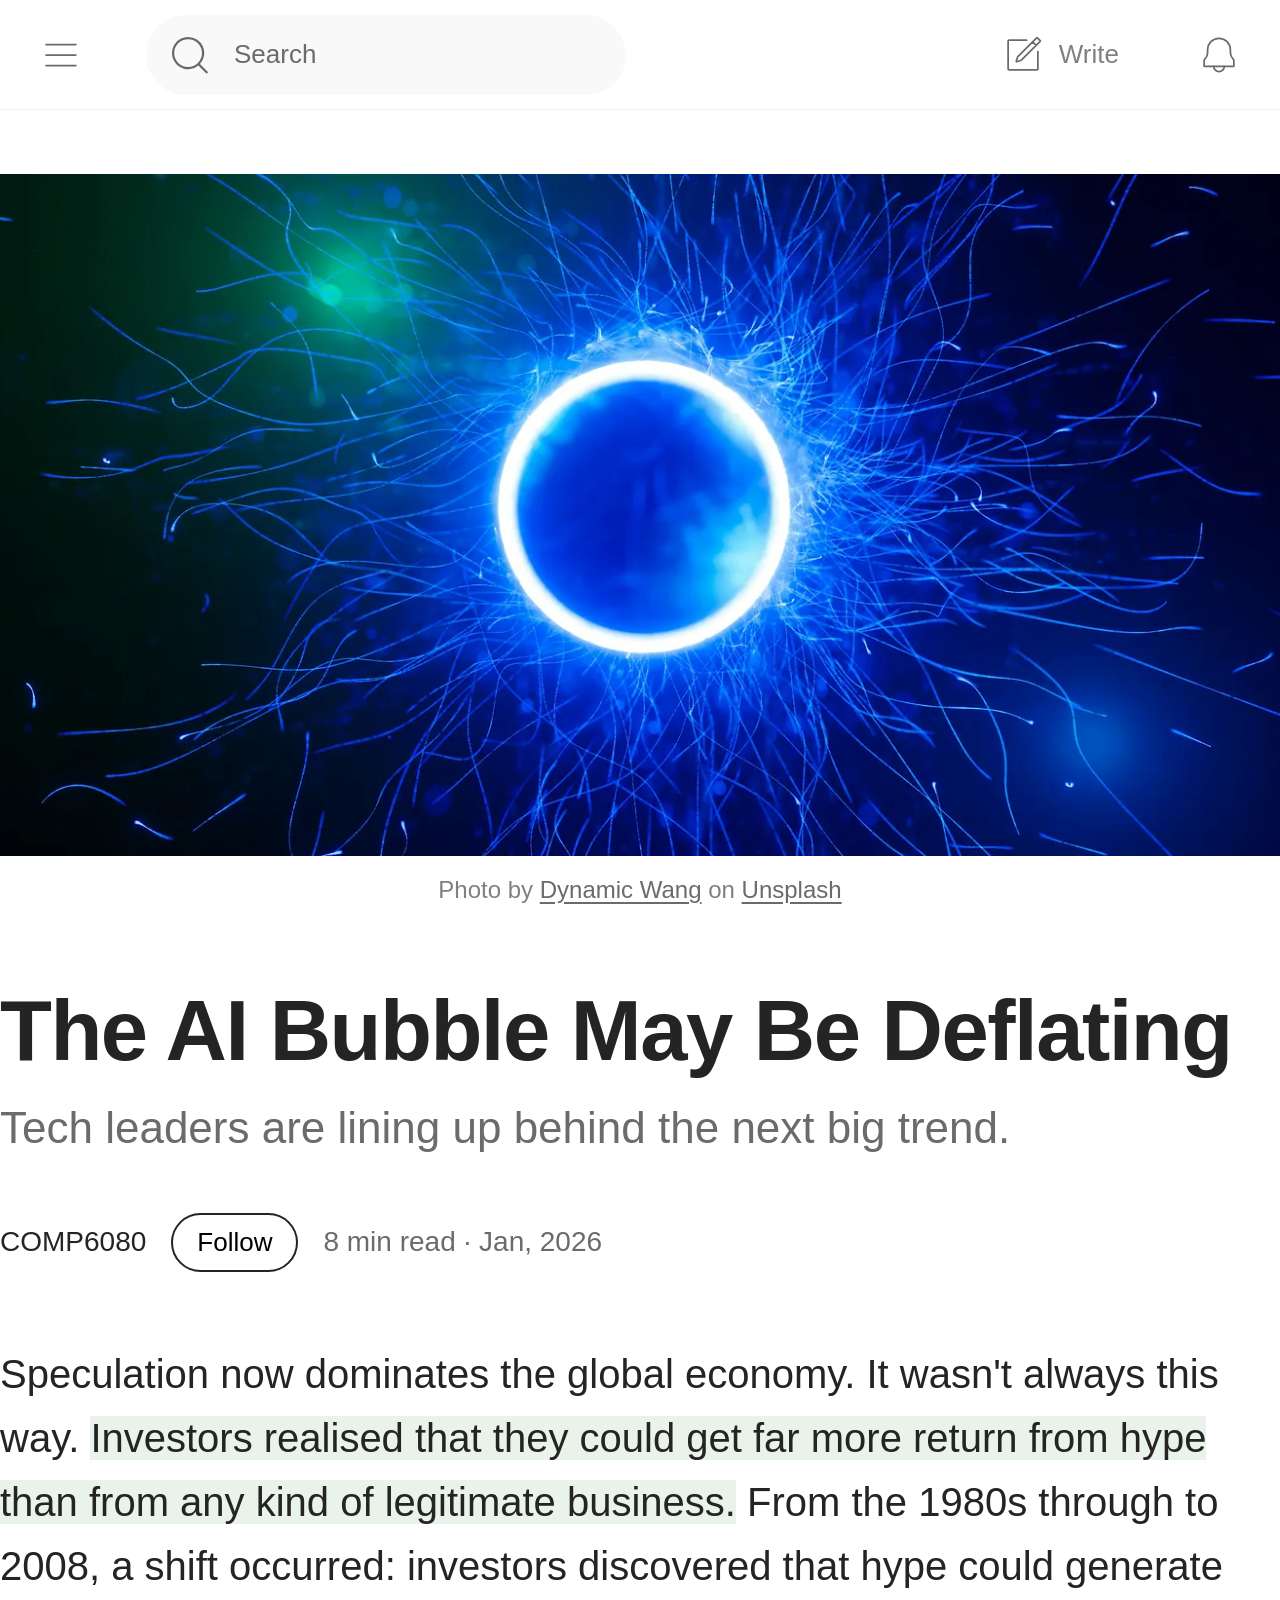
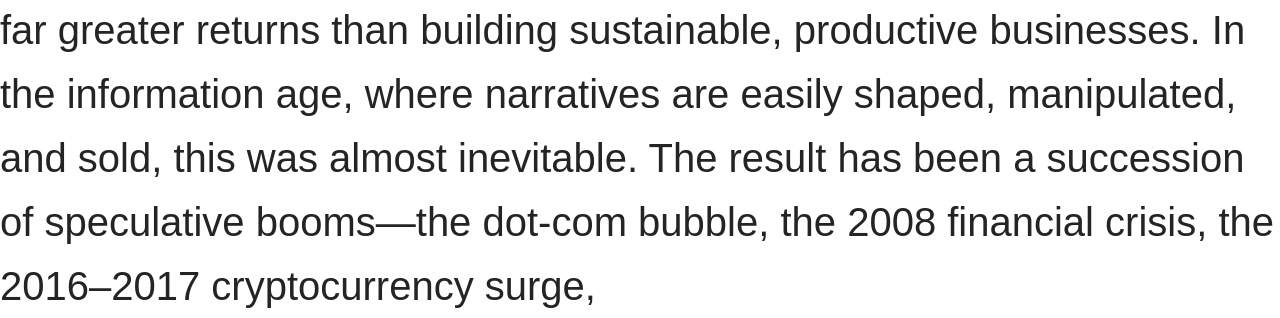
<file: ass1/task1/index.html>
<!DOCTYPE html>
<html>
    <head>
        <meta charset="UTF-8">
        <meta name="viewport" content="width=device-width, initial-scale=1.0">
        <title>task 1</title>
        <link rel="stylesheet" href="index.css">
    </head>
    <body>
        <header>
            <div class="nav-group">
                <button>
                    <img src="./assets/menu.svg" class="nav-svg" alt="menu">
                </button>    
                <div class="search-bar">
                    <button>
                        <img src="./assets/search.svg" class="nav-svg-search" alt="search">
                    </button>
                    <span class="nav-font-search">Search</span>
                </div>
            </div>
            <div class="nav-group">
                <button class="write-button">
                    <img src="./assets/write.svg" class="nav-svg" alt="write">
                    <span class="nav-font-write">Write</span>
                </button>
                <button>
                    <img src="./assets/notifications.svg" class="nav-svg" alt="notifications">
                </button>
            </div>
        </header>

        <main>
            <img src="./assets/header-image.png" class="header-image" alt="header">
            <p class="caption">Photo by <a href="#">Dynamic Wang</a> on <a href="#">Unsplash</a></p>

            <article class="article-container">
                <h1>The AI Bubble May Be Deflating</h1>
                <p class="subtitle">Tech leaders are lining up behind the next big trend.</p>

                <div class="author">
                    <span style="color: #242424;">COMP6080</span>
                    <button class="follow-btn">Follow</button>
                    <span>8 min read · Jan, 2026</span>
                </div>

                <div class="content">
                    <p>Speculation now dominates the global economy. It wasn't always this way. <span class="highlight">Investors realised that they could get far more return from hype than from any kind of legitimate business.</span> From the 1980s through to 2008, a shift occurred: investors discovered that hype could generate far greater returns than building sustainable, productive businesses. In the information age, where narratives are easily shaped, manipulated, and sold, this was almost inevitable. The result has been a succession of speculative booms—the dot-com bubble, the 2008 financial crisis, the 2016–2017 cryptocurrency surge,</p>
                </div>
            </article>
        </main>
    </body>
</html>
</file>
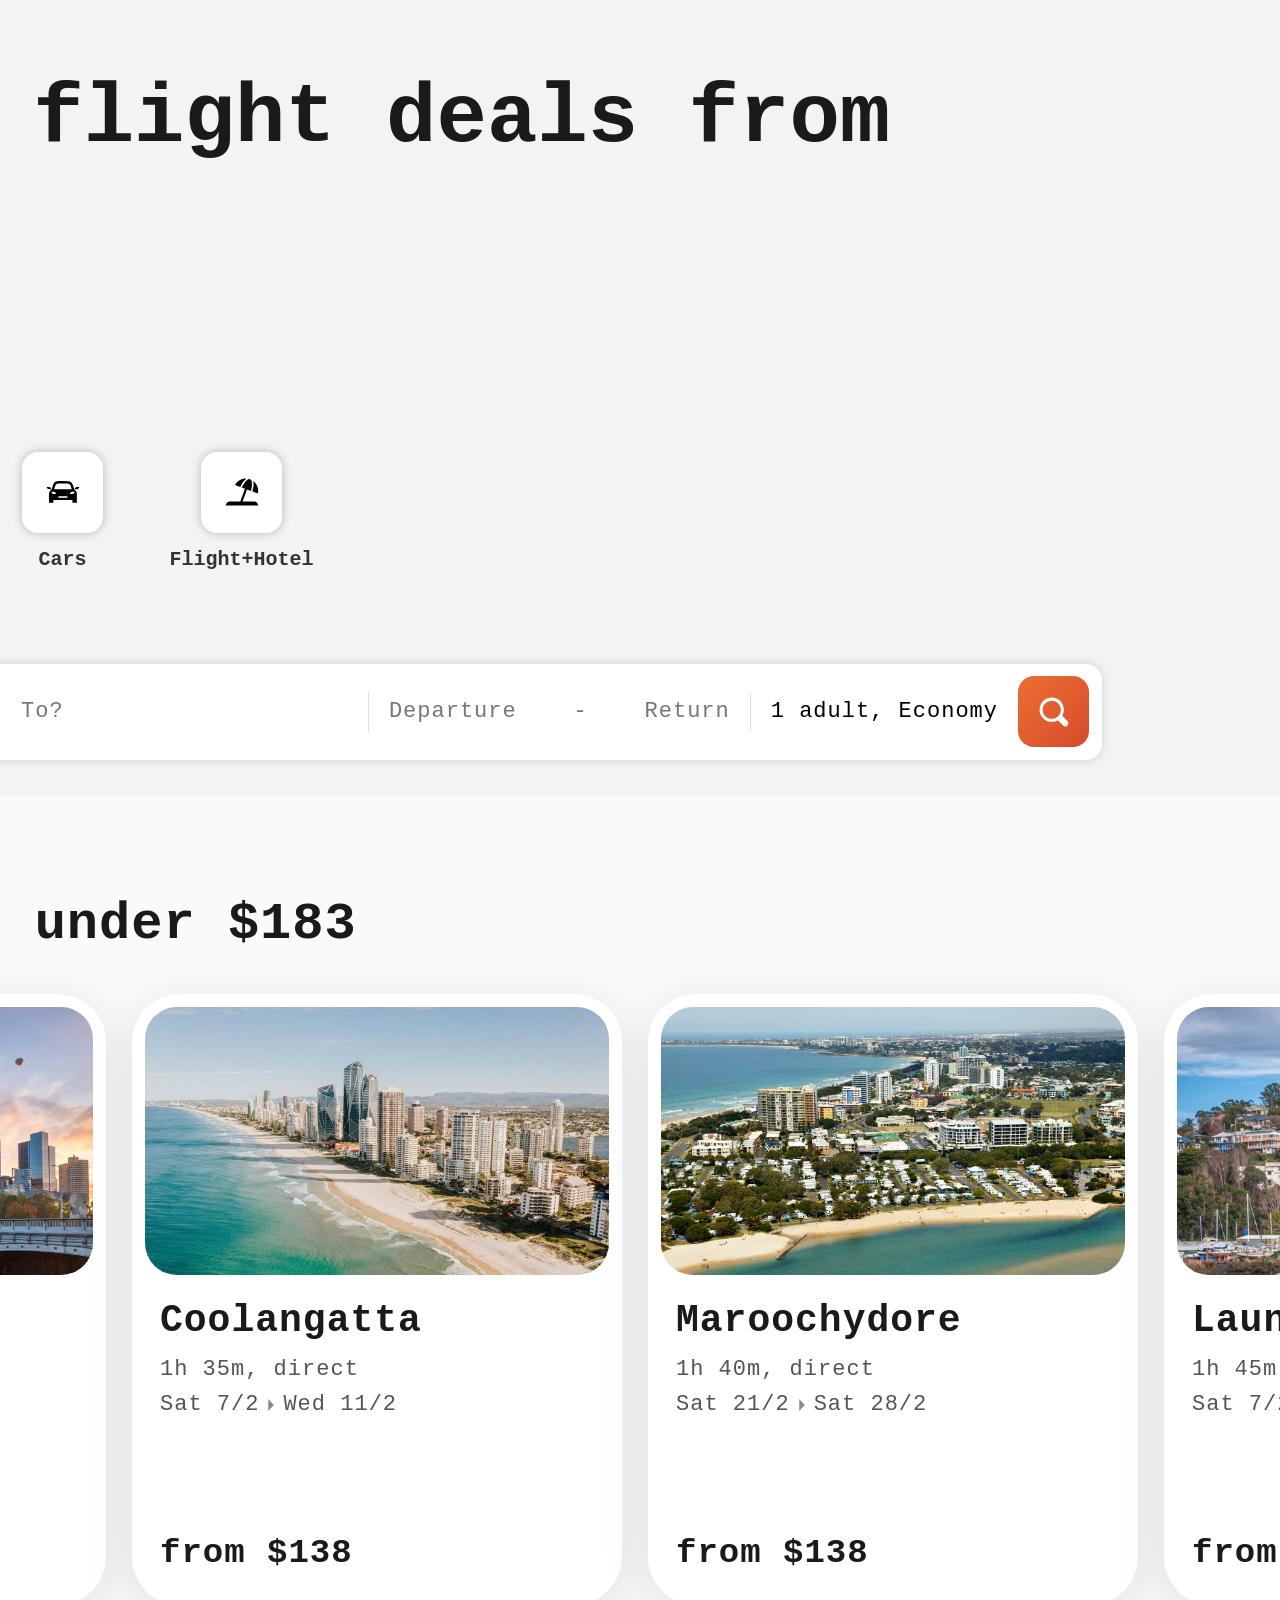
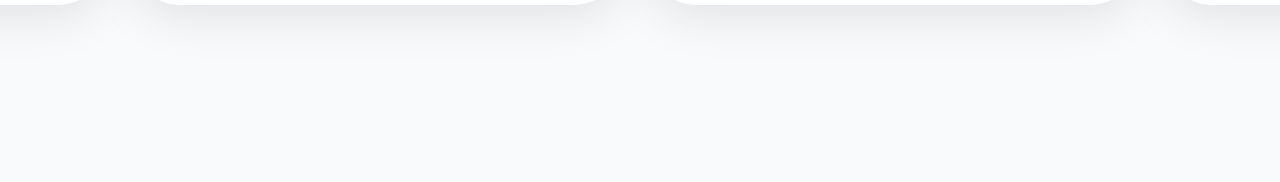
<file: ass1/task2/index.html>
<!DOCTYPE html>
<head>
    <meta charset="UTF-8">
    <meta name="viewport" content="width=device-width, initial-scale=1.0">
    <title>task 2</title>
    <link rel="stylesheet" href="./index.css">
</head>
<body>

<div class="page-container">
    
    <div class="top-section">
        <div class="top-content">
            <div class="main-title">
                Compare flight deals from 100s of<br>sites<span class="dot"></span>
            </div>
            
            <div class="categories">
                <div class="category-item">
                    <div class="category-box active">
                        <img src="./assets/flights.svg" alt="" class="category-icon active">
                    </div>
                    <span class="category-label">Flights</span>
                </div>
                <div class="category-item">
                    <div class="category-box inactive">
                        <img src="./assets/stays.svg" alt="" class="category-icon inactive">
                    </div>
                    <span class="category-label">Stays</span>
                </div>
                <div class="category-item">
                    <div class="category-box inactive">
                        <img src="./assets/cars.svg" alt="" class="category-icon inactive">
                    </div>
                    <span class="category-label">Cars</span>
                </div>
                <div class="category-item">
                    <div class="category-box inactive">
                        <img src="./assets/deals.svg" alt="" class="category-icon inactive">
                    </div>
                    <span class="category-label">Flight+Hotel</span>
                </div>
            </div>

            <div class="search-wrapper">
                <div class="search-type">Return
                    <img src="./assets/chevron-down.svg" alt="" class="search-type-arrow">
                </div>
                <div class="search-bar">
                    <div class="location-tag">
                        <span>Sydney (SYD)</span>
                        <img src="./assets/cross.svg" alt="" class="location-tag-cross">
                    </div>
                    
                    <div class="search-inputs">
                        <img src="./assets/swap.svg" alt="" class="search-inputs-trans">
                        <span>To?</span>
                    </div>

                    <div class="search-right">
                        <div class="flex-spacer"></div>
                        <div class="divider"></div>
                        <span style="color: #777;">Departure&nbsp;&nbsp;&nbsp;&nbsp;-&nbsp;&nbsp;&nbsp;&nbsp;Return</span>
                        <div class="divider"></div>
                        <span>1 adult, Economy</span>
                        <div class="search-btn">
                            <img src="./assets/search.svg" alt="" class="search-btn-icon">
                        </div>
                    </div>
                </div>
            </div>
        </div>
    </div>

    <div class="bottom-section">
        <div class="bottom-center">
            <div class="deals-header">
                <div class="deals-title">Travel deals under $183</div>
                <a href="#" class="explore-link">
                    Explore more
                    <img src="./assets/chevron-right.svg" alt="" class="explore-icon">
                </a>
            </div>

            <div class="cards-container">
                <div class="card">
                    <div class="card-img" style="background-image: url('./assets/melbourne.jpg'); background-size: cover;">
                    </div>
                    <div class="card-content">
                        <div class="card-title">Melbourne</div>
                        <div class="card-info">1h 35m, direct</div>
                        <div class="card-info">Sat 14/2 <img src="./assets/triangle-right.svg" alt="" class="card-info-icon"> Tue 17/2</div>
                        <div class="card-price">from $130</div>
                    </div>
                </div>

                <div class="card">
                    <div class="card-img" style="background-image: url('./assets/coolangatta.jpg'); background-size: cover;"></div>
                    <div class="card-content">
                        <div class="card-title">Coolangatta</div>
                        <div class="card-info">1h 35m, direct</div>
                        <div class="card-info">Sat 7/2 <img src="./assets/triangle-right.svg" alt="" class="card-info-icon"> Wed 11/2</div>
                        <div class="card-price">from $138</div>
                    </div>
                </div>

                <div class="card">
                    <div class="card-img" style="background-image: url('./assets/maroochydore.jpg'); background-size: cover;"></div>
                    <div class="card-content">
                        <div class="card-title">Maroochydore</div>
                        <div class="card-info">1h 40m, direct</div>
                        <div class="card-info">Sat 21/2 <img src="./assets/triangle-right.svg" alt="" class="card-info-icon"> Sat 28/2</div>
                        <div class="card-price">from $138</div>
                    </div>
                </div>

                <div class="card">
                    <div class="card-img" style="background-image: url('./assets/launceston.jpg'); background-size: cover;"></div>
                    <div class="card-content">
                        <div class="card-title">Launceston</div>
                        <div class="card-info">1h 45m, direct</div>
                        <div class="card-info">Sat 7/2 <img src="./assets/triangle-right.svg" alt="" class="card-info-icon"> Wed 11/2</div>
                        <div class="card-price">from $153</div>
                    </div>
                </div>
            </div>

            <div class="pagination">
                <button class="page-btn">
                    <img src="./assets/navigation-chevron-left.svg" alt="" class="page-btn-icon inactive">
                </button>
                <button class="page-btn">
                    <img src="./assets/navigation-chevron-right.svg" alt="" class="page-btn-icon">
                </button>
            </div>
        </div>
    </div>
</div>

</body>
</html>
</file>
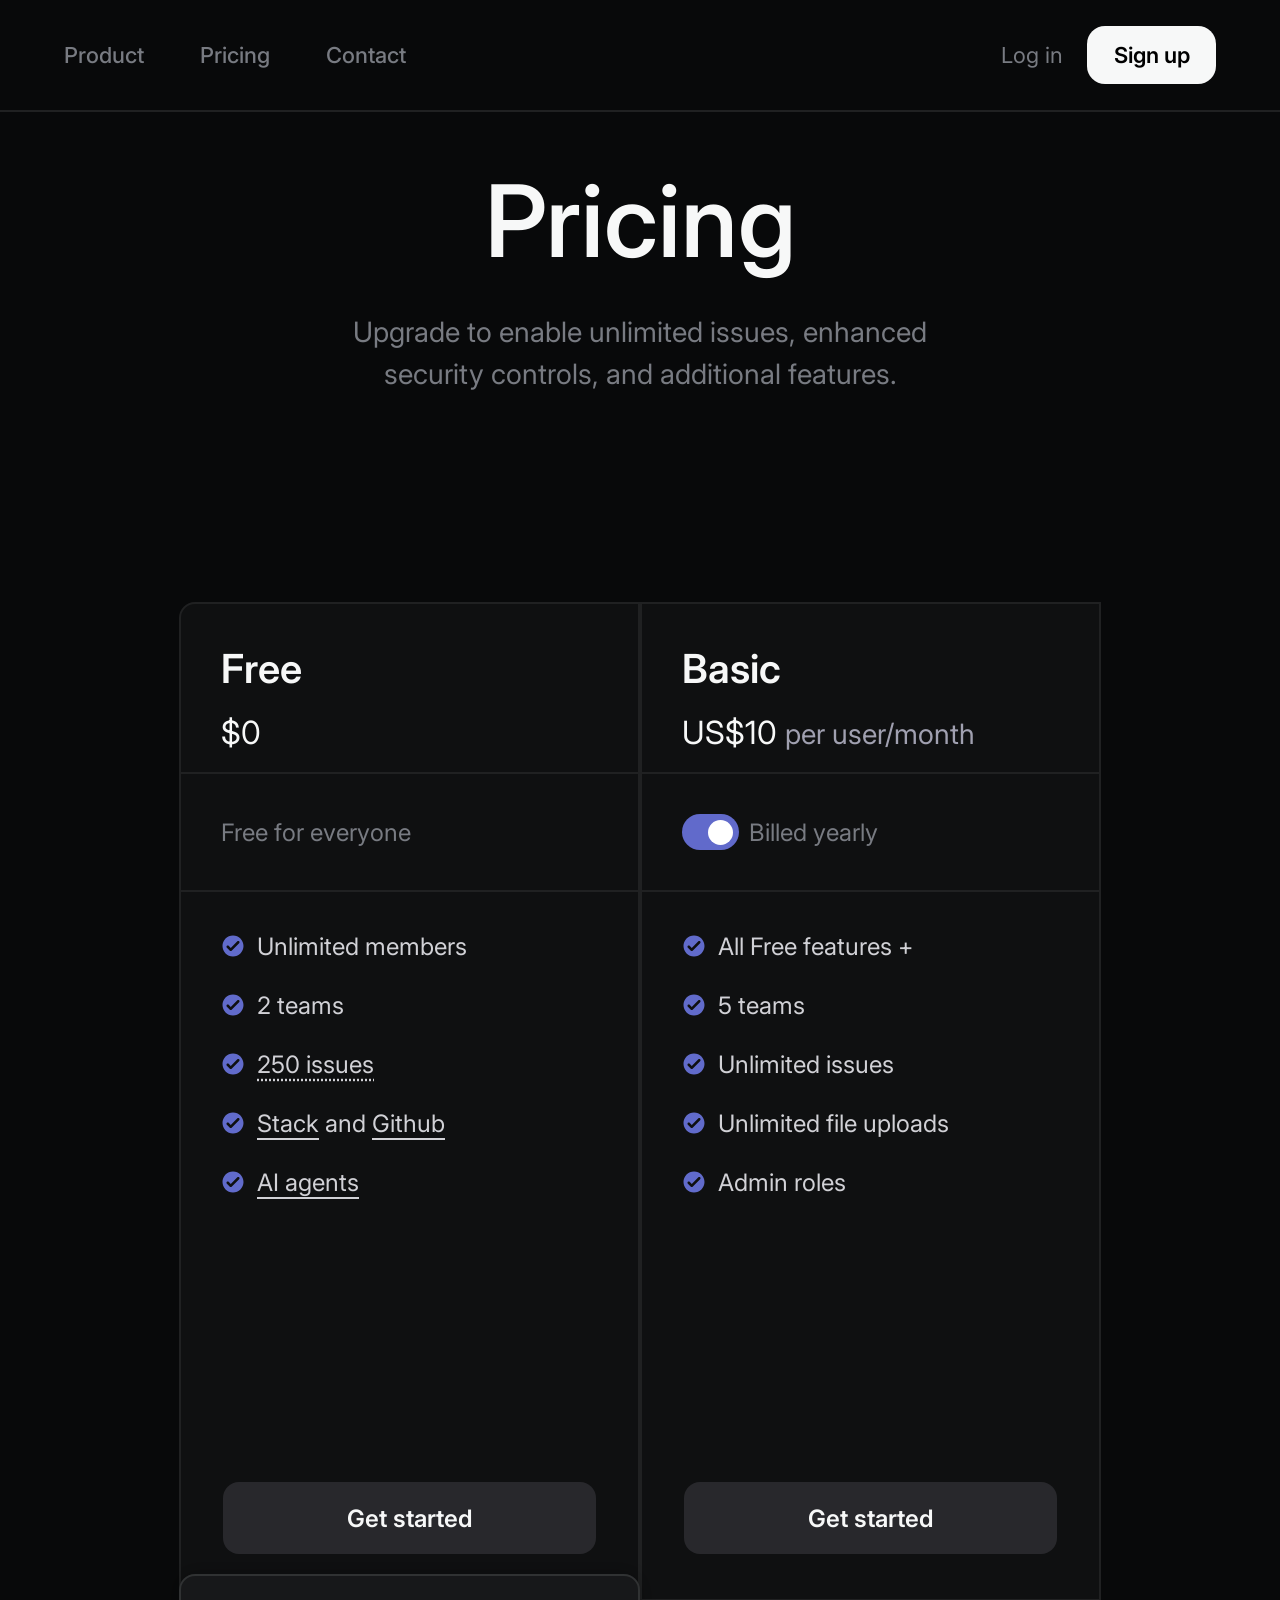
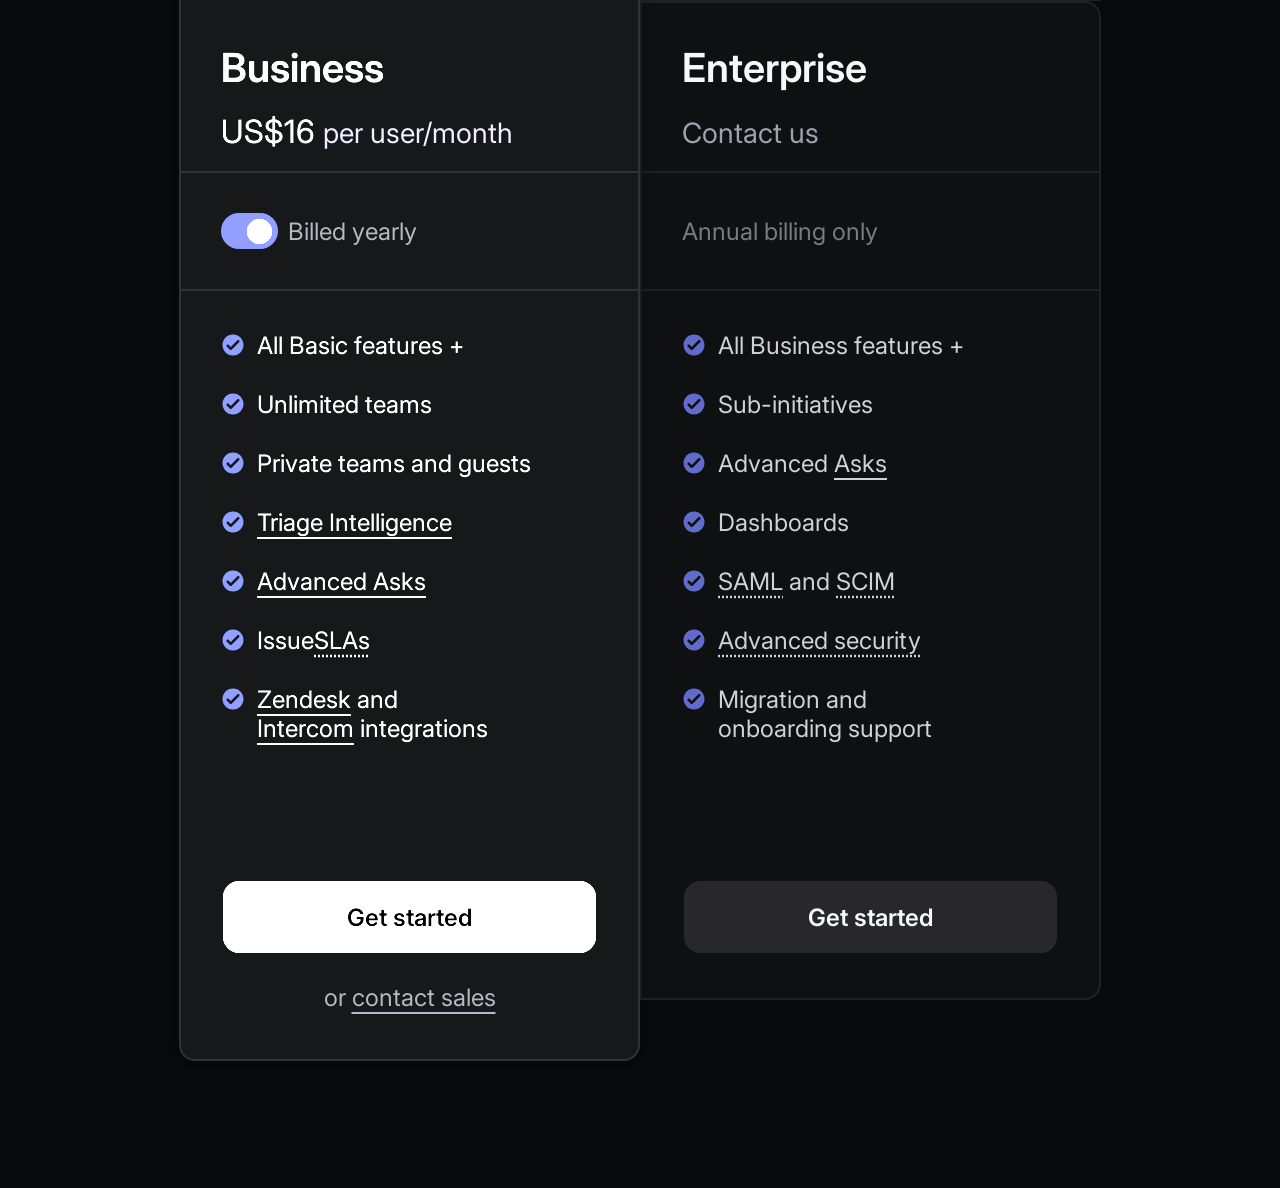
<file: ass1/task3/index.html>
<!DOCTYPE html>
<html lang="en">
<head>
    <meta charset="UTF-8">
    <meta name="viewport" content="width=device-width, initial-scale=1.0">
    <title>Pricing Page</title>
    <link rel="stylesheet" href="index.css">
    <link rel="preconnect" href="https://fonts.googleapis.com" />
    <link rel="preconnect" href="https://fonts.gstatic.com" crossorigin />
    <link
    href="https://fonts.googleapis.com/css2?family=Inter:ital,opsz,wght@0,14..32,100..900;1,14..32,100..900&family=Open+Sans:ital,wght@0,300..800;1,300..800&display=swap"
    rel="stylesheet"
    />
</head>
<body>

    <nav class="navbar">
        <div class="nav-left">
            <a href="#">Product</a>
            <a href="#">Pricing</a>
            <a href="#">Contact</a>
        </div>
        <div class="nav-right">
            <a href="#" class="login-link">Log in</a>
            <a href="#" class="signup-btn">Sign up</a>
            <div class="menu">
                <img src="./assets/menu.svg" alt="" class="menu-icon">
            </div> 
        </div>
    </nav>

    <header class="header-section">
        <h1>Pricing</h1>
        <p>Upgrade to enable unlimited issues, enhanced<br>security controls, and additional features.</p>
    </header>

    <main class="pricing-container">        
        <div class="card">
            <div class='card-content'>
                <div class="card-header">
                    <h2>Free</h2>
                    <div class="price">$0</div>
                </div>
                <div class="bill-section">
                    <span class="bill-font">Free for everyone</span>
                </div>
                <ul class="features">
                    <li>
                        <img src="./assets/tick-cricle.svg" alt="" class="blue-tick">
                        <div class="feature-words">Unlimited members</div>
                    </li>
                    <li>
                        <img src="./assets/tick-cricle.svg" alt="" class="blue-tick">
                        <div class="feature-words">2 teams</div>
                    </li>
                    <li>
                        <img src="./assets/tick-cricle.svg" alt="" class="blue-tick">
                        <div class="feature-words"><span class="underdot">250 issues</span></div>
                    </li>
                    <li>
                        <img src="./assets/tick-cricle.svg" alt="" class="blue-tick">
                        <div class="feature-words"><span class="underline">Stack</span> and <span class="underline">Github</span></div>
                    </li>
                    <li>
                        <img src="./assets/tick-cricle.svg" alt="" class="blue-tick">
                        <div class="feature-words"><span class="underline">AI agents</span></div>
                    </li>
                </ul>
                <div class="btn-section">
                    <button class="action-btn">Get started</button>
                </div>             
            </div>
        </div>
        <div class="card">
            <div class='card-content'>
                <div class="card-header">
                    <h2>Basic</h2>
                    <div class="price">US$10 <span class="price-font">per user/month</span></div>
                </div>
                <div class="bill-section">
                    <div class="toggle-switch">
                        <div class="toggle-circle"></div>
                    </div>
                    <span class="bill-font">Billed yearly</span>
                </div>
                <ul class="features">
                    <li>
                        <img src="./assets/tick-cricle.svg" alt="" class="blue-tick">
                        <div class="feature-words">All Free features +</div>
                    </li>
                    <li>
                        <img src="./assets/tick-cricle.svg" alt="" class="blue-tick">
                        <div class="feature-words">5 teams</div>
                    </li>
                    <li>
                        <img src="./assets/tick-cricle.svg" alt="" class="blue-tick">
                        <div class="feature-words">Unlimited issues</div>
                    </li>
                    <li>
                        <img src="./assets/tick-cricle.svg" alt="" class="blue-tick">
                        <div class="feature-words">Unlimited file uploads</div>
                    </li>
                    <li>
                        <img src="./assets/tick-cricle.svg" alt="" class="blue-tick">
                        <div class="feature-words">Admin roles</div>
                    </li>
                </ul>
                <div class="btn-section">
                    <button class="action-btn">Get started</button>
                </div> 
            </div>         
            <div class="hidden-text">or <a href="#">contact sales</a></div>
        </div>

        <div class="card">
            <div class='card-content'>
                <div class="card-header">
                    <h2>Business</h2>
                    <div class="price">US$16 <span class="price-font">per user/month</span></div>
                </div>
                <div class="bill-section">
                    <div class="toggle-switch">
                        <div class="toggle-circle"></div>
                    </div>
                    <span class="bill-font">Billed yearly</span>
                </div>
                <ul class="features">
                    <li>
                        <img src="./assets/tick-cricle.svg" alt="" class="blue-tick">
                        <div class="feature-words">All Basic features +</div>
                    </li>
                    <li>
                        <img src="./assets/tick-cricle.svg" alt="" class="blue-tick">
                        <div class="feature-words">Unlimited teams</div>
                    </li>
                    <li>
                        <img src="./assets/tick-cricle.svg" alt="" class="blue-tick">
                        <div class="feature-words">Private teams and guests</div>
                    </li>
                    <li>
                        <img src="./assets/tick-cricle.svg" alt="" class="blue-tick">
                        <div class="feature-words"><span class="underline">Triage Intelligence</span></div>
                    </li>
                    <li>
                        <img src="./assets/tick-cricle.svg" alt="" class="blue-tick">
                        <div class="feature-words"><span class="underline">Advanced Asks</span></div>
                    </li>
                    <li>
                        <img src="./assets/tick-cricle.svg" alt="" class="blue-tick">
                        <div class="feature-words">Issue<span class="underdot">SLAs</span></div>
                    </li>
                    <li>
                        <img src="./assets/tick-cricle.svg" alt="" class="blue-tick">
                        <div class="feature-words"><span class="underline">Zendesk</span> and <br><span class="underline">Intercom</span> integrations</div>
                    </li>
                </ul>
                <div class="btn-section">
                    <button class="action-btn">Get started</button>
                </div> 
            </div>        
            <div class="hidden-text">or <a href="#">contact sales</a></div>
        </div>

        <div class="card">
            <div class='card-content'>
                <div class="card-header">
                    <h2>Enterprise</h2>
                    <div class="price"><span class="price-font">Contact us</span></div>
                </div>
                <div class="bill-section">
                    <span class="bill-font">Annual billing only</span>
                </div>
                <ul class="features">
                    <li>
                        <img src="./assets/tick-cricle.svg" alt="" class="blue-tick">
                        <div class="feature-words">All Business features +</div>
                    </li>
                    <li>
                        <img src="./assets/tick-cricle.svg" alt="" class="blue-tick">
                        <div class="feature-words">Sub-initiatives</div>
                    </li>
                    <li>
                        <img src="./assets/tick-cricle.svg" alt="" class="blue-tick">
                        <div class="feature-words">Advanced <span class="underline">Asks</span></div>
                    </li>
                    <li>
                        <img src="./assets/tick-cricle.svg" alt="" class="blue-tick">
                        <div class="feature-words">Dashboards</div>
                    </li>
                    <li>
                        <img src="./assets/tick-cricle.svg" alt="" class="blue-tick">
                        <div class="feature-words"><span class="underdot">SAML</span> and <span class="underdot">SCIM</span></div>
                    </li>
                    <li>
                        <img src="./assets/tick-cricle.svg" alt="" class="blue-tick">
                        <div class="feature-words"><span class="underdot">Advanced security</span></div>
                    </li>
                    <li>
                        <img src="./assets/tick-cricle.svg" alt="" class="blue-tick">
                        <div class="feature-words">Migration and <br>onboarding support</div>
                    </li>
                </ul>
                <div class="btn-section">
                    <button class="action-btn">Get started</button>
                </div> 
            </div>
        </div>

    </main>

</body>
</html>
</file>
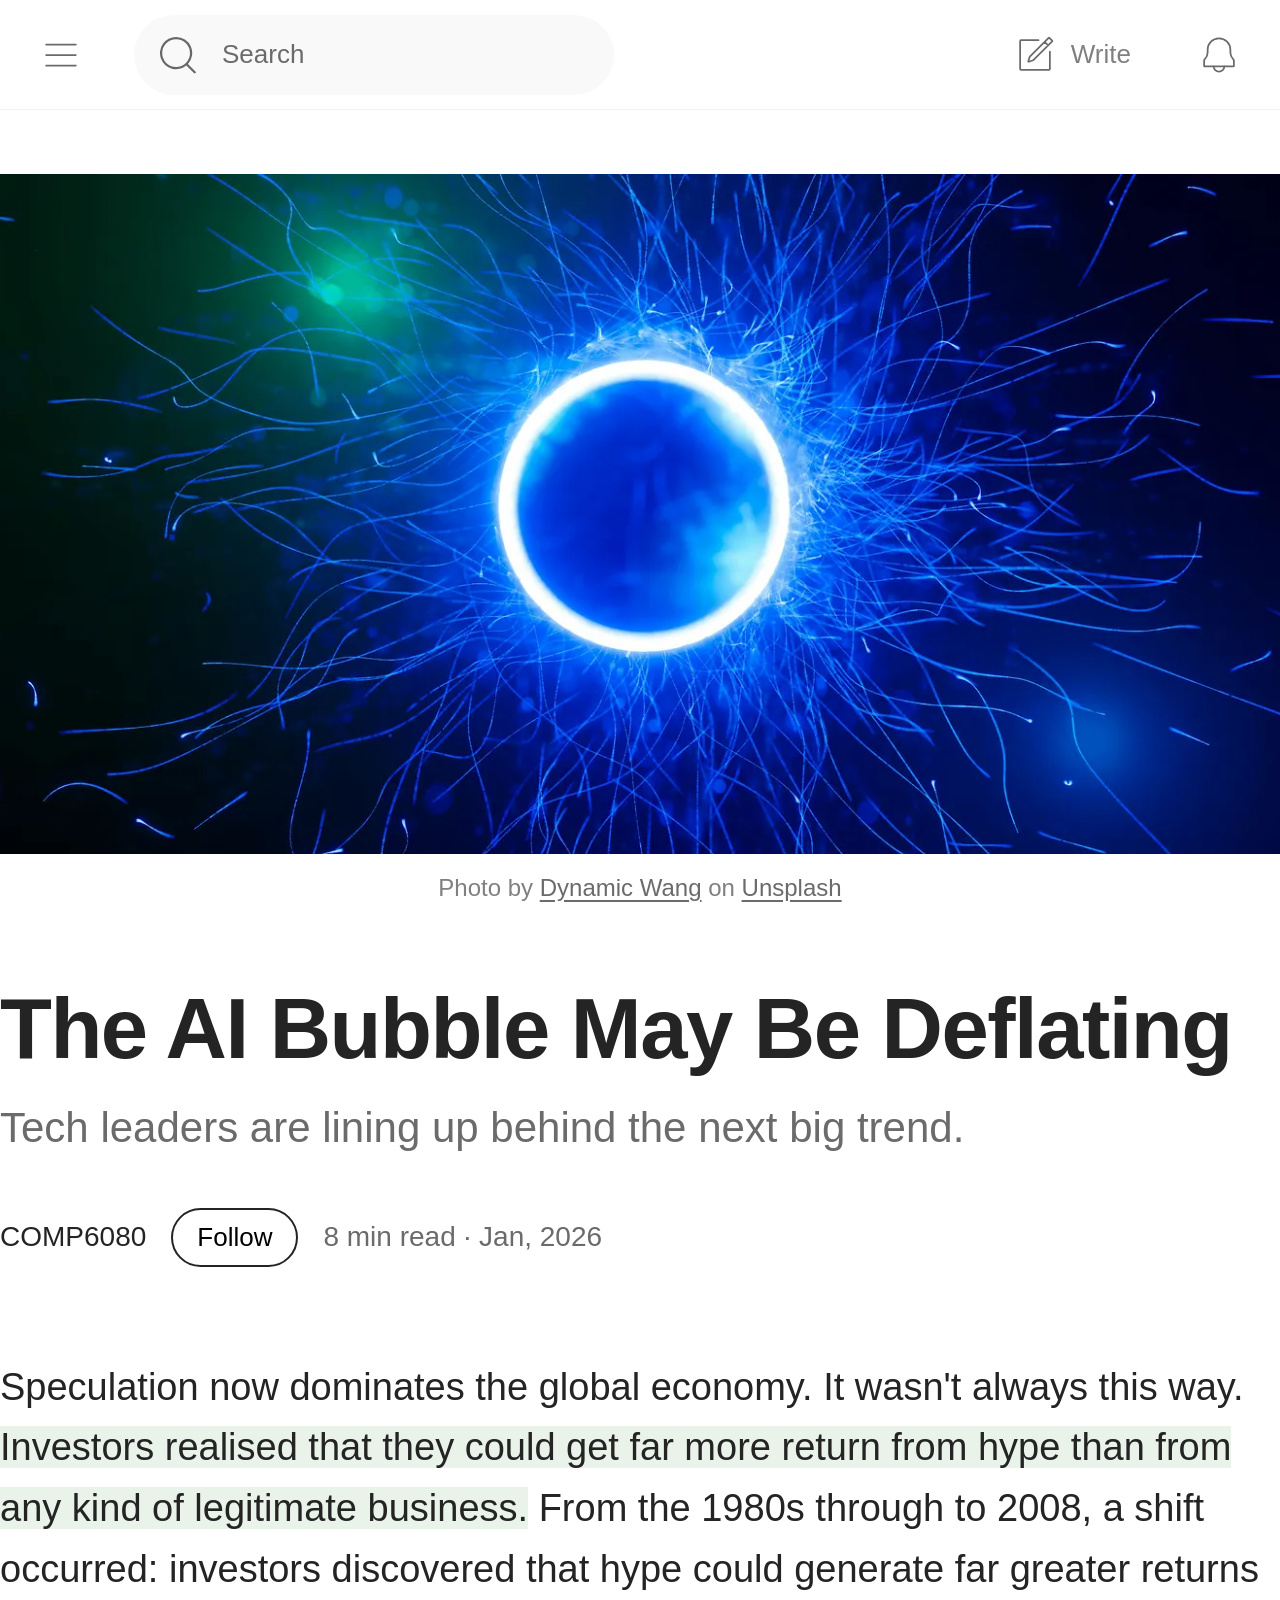
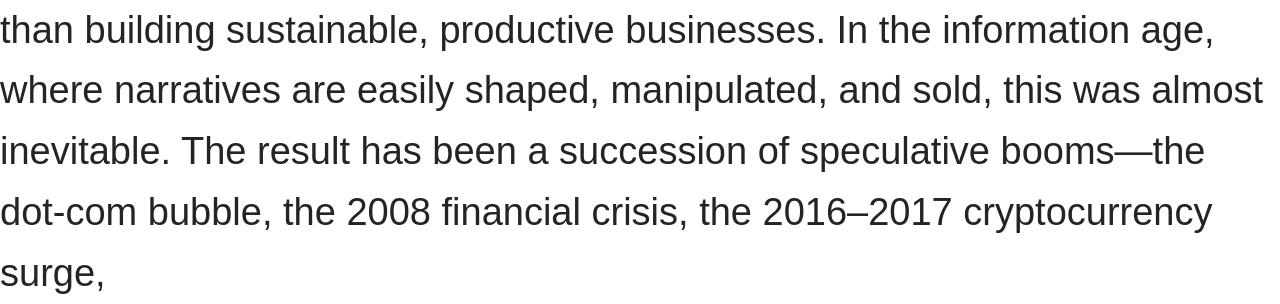
<file: ass1/test result/task1/index.html>
<!DOCTYPE html>
<html>
    <head>
        <meta charset="UTF-8">
        <meta name="viewport" content="width=device-width, initial-scale=1.0">
        <title>Task 1</title>
        <link rel="stylesheet" href="index.css">
    </head>
    <body>
        <header>
            <div class="nav-group">
                <button>
                    <img src="./assets/menu.svg" class="nav-svg" alt="menu">
                </button>    
                <div class="search-bar">
                    <button>
                        <img src="./assets/search.svg" class="nav-svg-search" alt="search">
                    </button>
                    <span class="nav-font-search">Search</span>
                </div>
            </div>
            <div class="nav-group">
                <button class="write-button">
                    <img src="./assets/write.svg" class="nav-svg" alt="write">
                    <span class="nav-font-write">Write</span>
                </button>
                <button>
                    <img src="./assets/notifications.svg" class="nav-svg" alt="notifications">
                </button>
            </div>
        </header>

        <main>
            <img src="./assets/header-image.png" class="header-image" alt="header">
            <p class="caption">Photo by <a href="#">Dynamic Wang</a> on <a href="#">Unsplash</a></p>

            <article class="article-container">
                <h1>The AI Bubble May Be Deflating</h1>
                <p class="subtitle">Tech leaders are lining up behind the next big trend.</p>

                <div class="author">
                    <span style="color: #242424;">COMP6080</span>
                    <button class="follow-btn">Follow</button>
                    <span>8 min read · Jan, 2026</span>
                </div>

                <div class="content">
                    <p>Speculation now dominates the global economy. It wasn't always this way. <span class="highlight">Investors realised that they could get far more return from hype than from any kind of legitimate business.</span> From the 1980s through to 2008, a shift occurred: investors discovered that hype could generate far greater returns than building sustainable, productive businesses. In the information age, where narratives are easily shaped, manipulated, and sold, this was almost inevitable. The result has been a succession of speculative booms—the dot-com bubble, the 2008 financial crisis, the 2016–2017 cryptocurrency surge,</p>
                </div>
            </article>
        </main>
    </body>
</html>
</file>
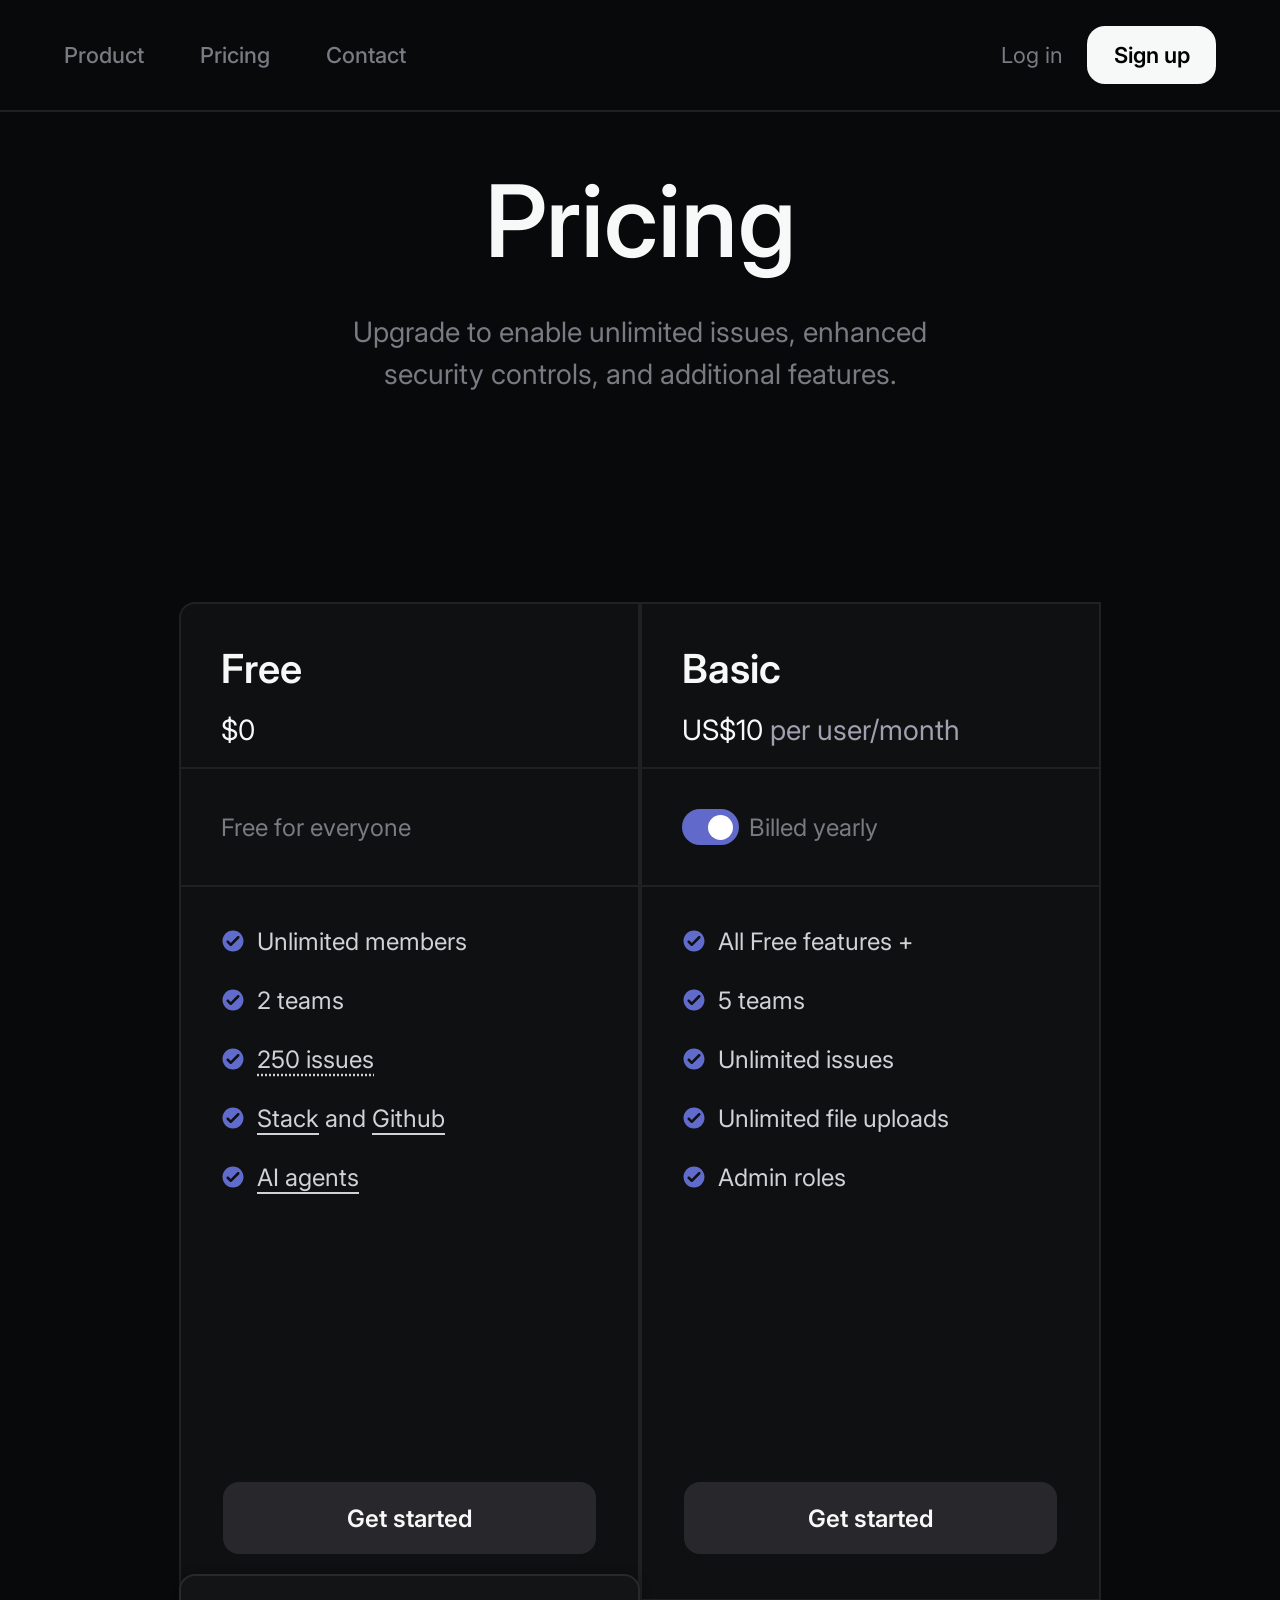
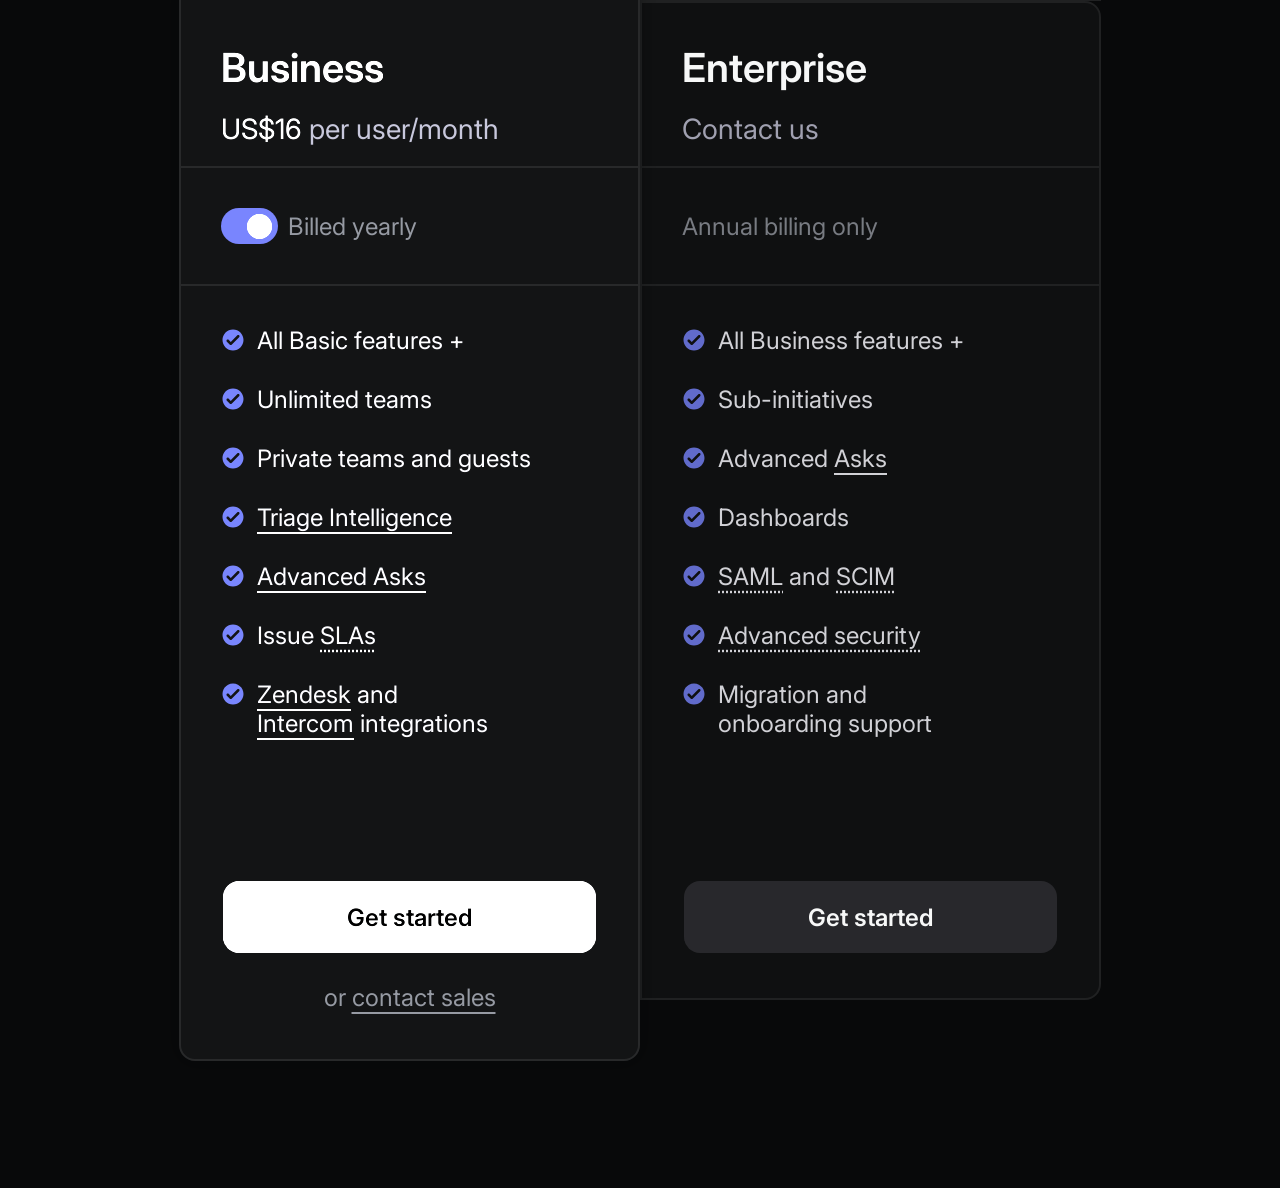
<file: ass1/test result/task3/index.html>
<!DOCTYPE html>
<html lang="en">
<head>
    <meta charset="UTF-8">
    <meta name="viewport" content="width=device-width, initial-scale=1.0">
    <title>Pricing Page</title>
    <link rel="stylesheet" href="index.css">
    <link rel="preconnect" href="https://fonts.googleapis.com" />
    <link rel="preconnect" href="https://fonts.gstatic.com" crossorigin />
    <link
    href="https://fonts.googleapis.com/css2?family=Inter:ital,opsz,wght@0,14..32,100..900;1,14..32,100..900&family=Open+Sans:ital,wght@0,300..800;1,300..800&display=swap"
    rel="stylesheet"
    />
</head>
<body>

    <nav class="navbar">
        <div class="nav-left">
            <a href="#">Product</a>
            <a href="#">Pricing</a>
            <a href="#">Contact</a>
        </div>
        <div class="nav-right">
            <a href="#" class="login-link">Log in</a>
            <a href="#" class="signup-btn">Sign up</a>
            <div class="menu">
                <img src="./assets/menu.svg" alt="" class="menu-icon">
            </div> 
        </div>
    </nav>

    <header class="header-section">
        <h1>Pricing</h1>
        <p>Upgrade to enable unlimited issues, enhanced<br>security controls, and additional features.</p>
    </header>

    <main class="pricing-container">        
        <div class="card">
            <div class='card-content'>
                <div class="card-header">
                    <h2>Free</h2>
                    <div class="price">$0</div>
                </div>
                <div class="bill-section">
                    <span class="bill-font">Free for everyone</span>
                </div>
                <ul class="features">
                    <li>
                        <img src="./assets/tick-cricle.svg" alt="" class="blue-tick">
                        <div class="feature-words">Unlimited members</div>
                    </li>
                    <li>
                        <img src="./assets/tick-cricle.svg" alt="" class="blue-tick">
                        <div class="feature-words">2 teams</div>
                    </li>
                    <li>
                        <img src="./assets/tick-cricle.svg" alt="" class="blue-tick">
                        <div class="feature-words"><span class="underdot">250 issues</span></div>
                    </li>
                    <li>
                        <img src="./assets/tick-cricle.svg" alt="" class="blue-tick">
                        <div class="feature-words"><span class="underline">Stack</span> and <span class="underline">Github</span></div>
                    </li>
                    <li>
                        <img src="./assets/tick-cricle.svg" alt="" class="blue-tick">
                        <div class="feature-words"><span class="underline">AI agents</span></div>
                    </li>
                </ul>
                <div class="btn-section">
                    <button class="action-btn">Get started</button>
                </div>             
            </div>
        </div>
        <div class="card">
            <div class='card-content'>
                <div class="card-header">
                    <h2>Basic</h2>
                    <div class="price">US$10 <span class="price-font">per user/month</span></div>
                </div>
                <div class="bill-section">
                    <div class="toggle-switch">
                        <div class="toggle-circle"></div>
                    </div>
                    <span class="bill-font">Billed yearly</span>
                </div>
                <ul class="features">
                    <li>
                        <img src="./assets/tick-cricle.svg" alt="" class="blue-tick">
                        <div class="feature-words">All Free features +</div>
                    </li>
                    <li>
                        <img src="./assets/tick-cricle.svg" alt="" class="blue-tick">
                        <div class="feature-words">5 teams</div>
                    </li>
                    <li>
                        <img src="./assets/tick-cricle.svg" alt="" class="blue-tick">
                        <div class="feature-words">Unlimited issues</div>
                    </li>
                    <li>
                        <img src="./assets/tick-cricle.svg" alt="" class="blue-tick">
                        <div class="feature-words">Unlimited file uploads</div>
                    </li>
                    <li>
                        <img src="./assets/tick-cricle.svg" alt="" class="blue-tick">
                        <div class="feature-words">Admin roles</div>
                    </li>
                </ul>
                <div class="btn-section">
                    <button class="action-btn">Get started</button>
                </div> 
            </div>         
            <div class="hidden-text">or <a href="#">contact sales</a></div>
        </div>

        <div class="card">
            <div class='card-content'>
                <div class="card-header">
                    <h2>Business</h2>
                    <div class="price">US$16 <span class="price-font">per user/month</span></div>
                </div>
                <div class="bill-section">
                    <div class="toggle-switch">
                        <div class="toggle-circle"></div>
                    </div>
                    <span class="bill-font">Billed yearly</span>
                </div>
                <ul class="features">
                    <li>
                        <img src="./assets/tick-cricle.svg" alt="" class="blue-tick">
                        <div class="feature-words">All Basic features +</div>
                    </li>
                    <li>
                        <img src="./assets/tick-cricle.svg" alt="" class="blue-tick">
                        <div class="feature-words">Unlimited teams</div>
                    </li>
                    <li>
                        <img src="./assets/tick-cricle.svg" alt="" class="blue-tick">
                        <div class="feature-words">Private teams and guests</div>
                    </li>
                    <li>
                        <img src="./assets/tick-cricle.svg" alt="" class="blue-tick">
                        <div class="feature-words"><span class="underline">Triage Intelligence</span></div>
                    </li>
                    <li>
                        <img src="./assets/tick-cricle.svg" alt="" class="blue-tick">
                        <div class="feature-words"><span class="underline">Advanced Asks</span></div>
                    </li>
                    <li>
                        <img src="./assets/tick-cricle.svg" alt="" class="blue-tick">
                        <div class="feature-words">Issue <span class="underdot">SLAs</span></div>
                    </li>
                    <li>
                        <img src="./assets/tick-cricle.svg" alt="" class="blue-tick">
                        <div class="feature-words"><span class="underline">Zendesk</span> and <br><span class="underline">Intercom</span> integrations</div>
                    </li>
                </ul>
                <div class="btn-section">
                    <button class="action-btn">Get started</button>
                </div> 
            </div>        
            <div class="hidden-text">or <a href="#">contact sales</a></div>
        </div>

        <div class="card">
            <div class='card-content'>
                <div class="card-header">
                    <h2>Enterprise</h2>
                    <div class="price"><span class="price-font">Contact us</span></div>
                </div>
                <div class="bill-section">
                    <span class="bill-font">Annual billing only</span>
                </div>
                <ul class="features">
                    <li>
                        <img src="./assets/tick-cricle.svg" alt="" class="blue-tick">
                        <div class="feature-words">All Business features +</div>
                    </li>
                    <li>
                        <img src="./assets/tick-cricle.svg" alt="" class="blue-tick">
                        <div class="feature-words">Sub-initiatives</div>
                    </li>
                    <li>
                        <img src="./assets/tick-cricle.svg" alt="" class="blue-tick">
                        <div class="feature-words">Advanced <span class="underline">Asks</span></div>
                    </li>
                    <li>
                        <img src="./assets/tick-cricle.svg" alt="" class="blue-tick">
                        <div class="feature-words">Dashboards</div>
                    </li>
                    <li>
                        <img src="./assets/tick-cricle.svg" alt="" class="blue-tick">
                        <div class="feature-words"><span class="underdot">SAML</span> and <span class="underdot">SCIM</span></div>
                    </li>
                    <li>
                        <img src="./assets/tick-cricle.svg" alt="" class="blue-tick">
                        <div class="feature-words"><span class="underdot">Advanced security</span></div>
                    </li>
                    <li>
                        <img src="./assets/tick-cricle.svg" alt="" class="blue-tick">
                        <div class="feature-words">Migration and <br>onboarding support</div>
                    </li>
                </ul>
                <div class="btn-section">
                    <button class="action-btn">Get started</button>
                </div> 
            </div>
        </div>

    </main>

</body>
</html>
</file>
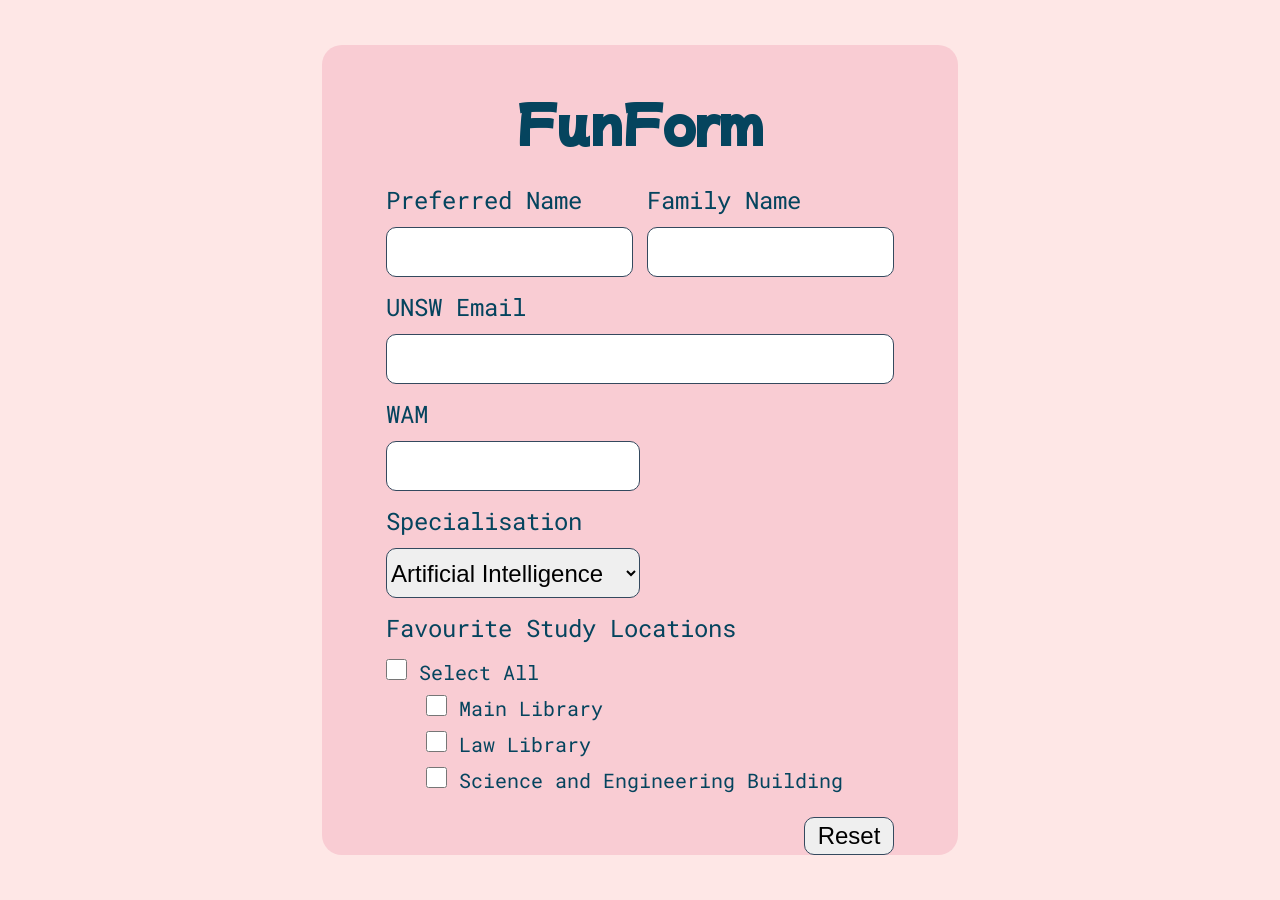
<file: ass2/task1/src/index.html>
<!doctype html>
<html lang="en">
  <head>
    <meta charset="UTF-8" />
    <meta name="viewport" content="width=device-width, initial-scale=1.0" />
    <link rel="stylesheet" href="index.css" />
    <title>Funform</title>
  </head>
  <body>
    <div class="formContainer">
      <h1>FunForm</h1>
      <form>
        <div class="nameContainer">
          <div class="inputContainer">
            <label for="preferredName">Preferred Name</label>
            <input type="text" id="preferredName" name="preferredName" />
          </div>
          <div class="inputContainer">
            <label for="familyName">Family Name</label>
            <input type="text" id="familyName" name="familyName" />
          </div>
        </div>

        <div class="inputContainer">
          <label for="unswEmail">UNSW Email</label>
          <input type="text" id="unswEmail" name="unswEmail" />
        </div>
        <div class="inputContainer">
          <label for="wam">WAM</label>
          <input type="text" id="wam" name="wam" />
        </div>
        <div class="inputContainer">
          <label for="specialisation">Specialisation</label>
          <select id="specialisation" name="specialisation">
            <option value="Artificial Intelligence">
              Artificial Intelligence
            </option>
            <option value="Computer Networks">Computer Networks</option>
            <option value="Database Systems">Database Systems</option>
            <option value="Embedded Systems">Embedded Systems</option>
            <option value="Security Engineering">Security Engineering</option>
          </select>
        </div>

        <div class="favHobbiesContainer">
          <label>Favourite Study Locations</label>
          <div class="checklistContainer">
            <label>
              <input type="checkbox" id="selectAll" name="selectAll" />
              Select All
            </label>
            <ul>
              <li>
                <label>
                  <input type="checkbox" id="mainLibrary" name="Main Library" />
                  Main Library
                </label>
              </li>
              <li>
                <label>
                  <input type="checkbox" id="lawLibrary" name="Law Library" />
                  Law Library
                </label>
              </li>
              <li>
                <label>
                  <input
                    type="checkbox"
                    id="scienceEngineeringBuilding"
                    name="Science and Engineering Building"
                  />
                  Science and Engineering Building
                </label>
              </li>
            </ul>
          </div>
        </div>
        <button type="button" id="resetButton">Reset</button>
        <textarea id="outputText"></textarea>
      </form>
    </div>
    <script src="./script.js"></script>
  </body>
</html>
</file>
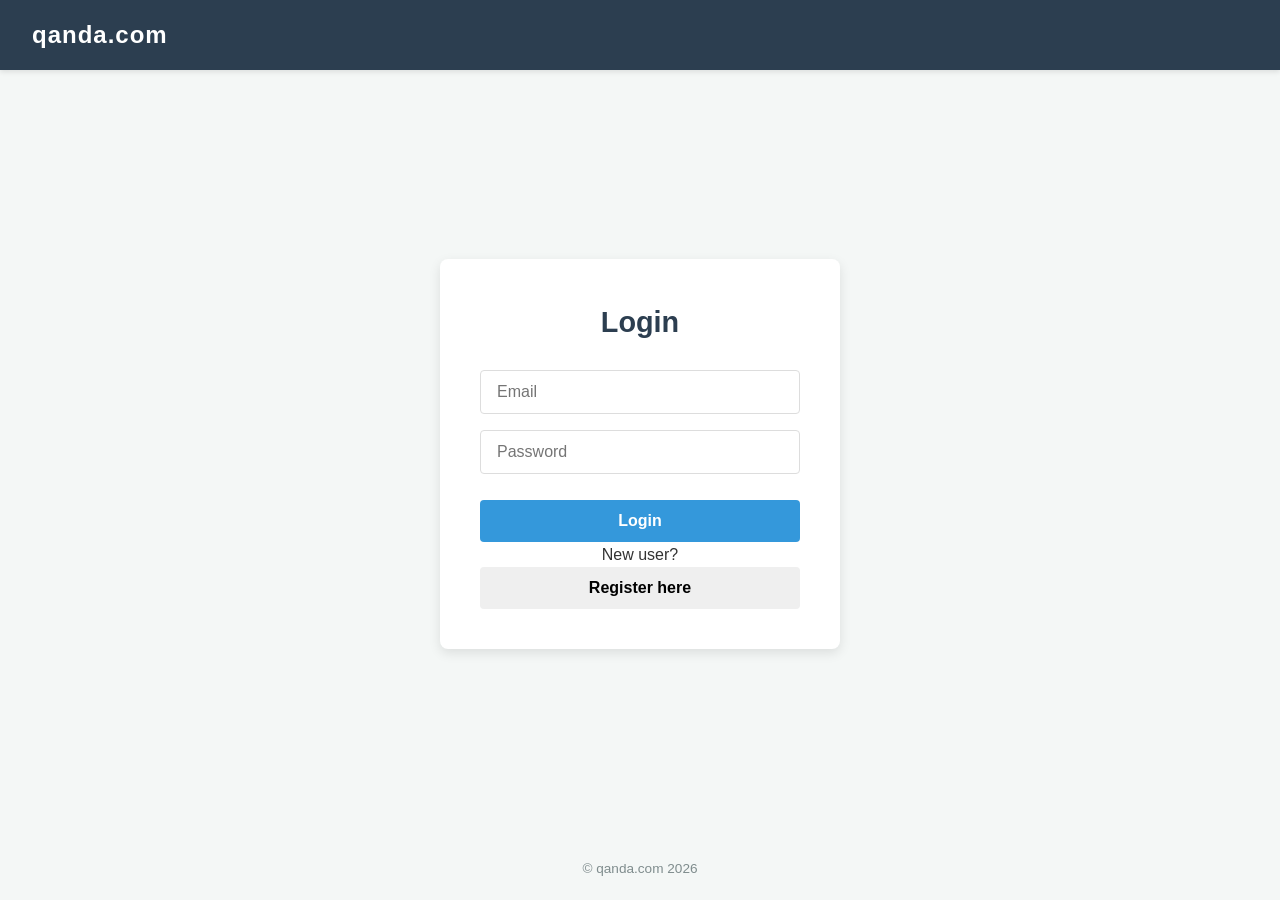
<file: ass3/qanda/frontend/index.html>
<!DOCTYPE html>
<html lang="en">
<head>
    <meta charset="utf-8" />
    <meta http-equiv="X-UA-Compatible" content="IE=edge">
    <title>Qanda</title>
    <meta name="viewport" content="width=device-width, initial-scale=1">
    <!-- You can add your styles and scripts here -->
    <link rel="stylesheet" type="text/css" media="screen" href="styles/global.css" />
</head>
<body>
    <header>
        <h1>qanda.com</h1>
        <nav id="nav-container">
            </nav>
    </header>

    <main id="page-contents" role="main">
        </main>

    <div id="error-container" style="display: none; position: fixed; top: 20%; left: 50%; transform: translate(-50%, -50%); background: white; border: 1px solid black; padding: 20px; z-index: 1000;">
        <p id="error-message"></p>
        <button id="error-close">Close</button>
    </div>

    <footer>
        <p>&copy; qanda.com 2026</p>
    </footer>

    <script type="module" src="src/main.js"></script>
</body>
</html>
</file>
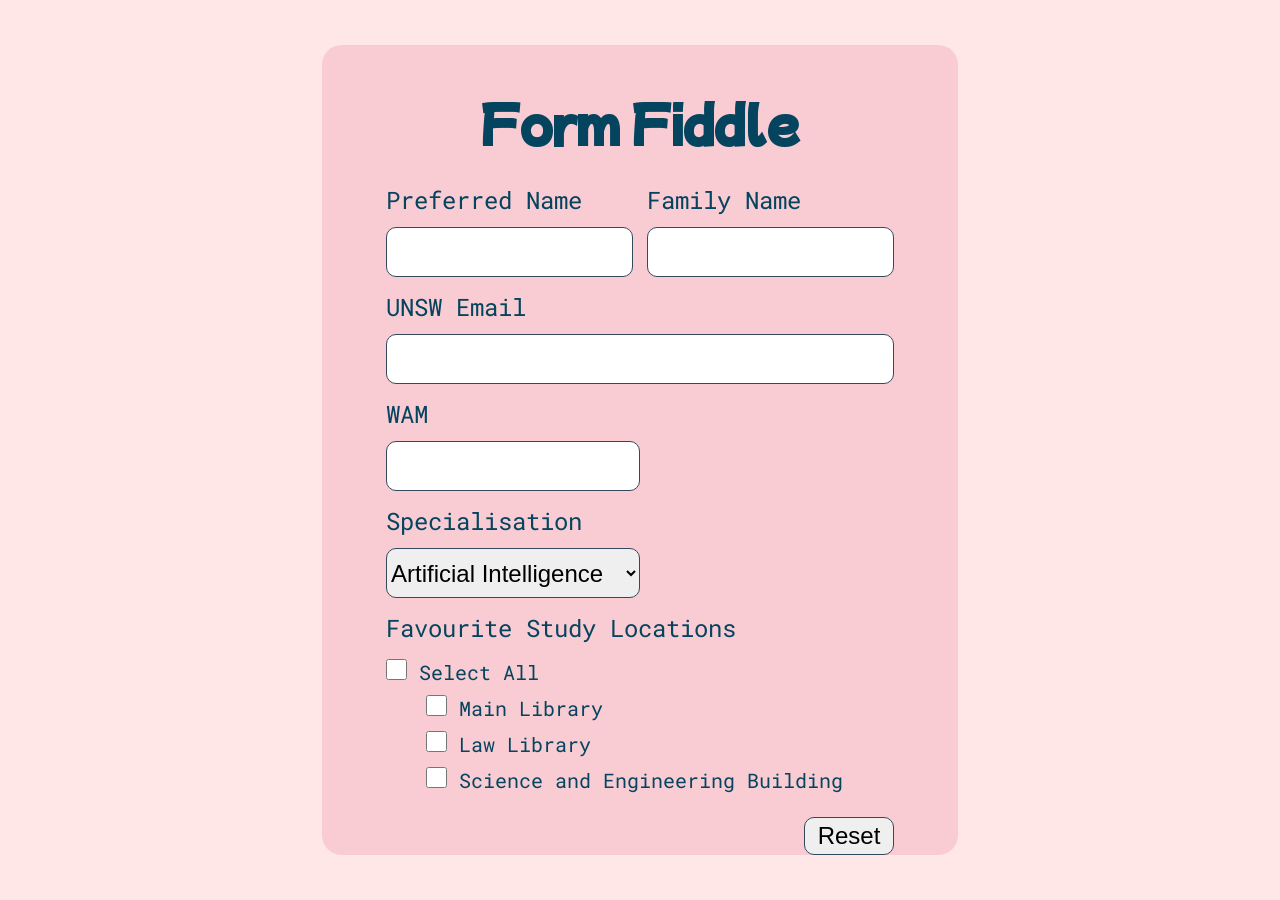
<file: ass2/test/task1/src/index.html>
<!doctype html>
<html lang="en">
  <head>
    <meta charset="UTF-8" />
    <meta name="viewport" content="width=device-width, initial-scale=1.0" />
    <link rel="stylesheet" href="index.css" />
    <title>Form Fiddle</title>
  </head>
  <body>
    <div class="formContainer">
      <h1>Form Fiddle</h1>
      <form>
        <div class="nameContainer">
          <div class="inputContainer">
            <label for="preferredName">Preferred Name</label>
            <input type="text" id="preferredName" name="preferredName" />
          </div>
          <div class="inputContainer">
            <label for="familyName">Family Name</label>
            <input type="text" id="familyName" name="familyName" />
          </div>
        </div>

        <div class="inputContainer">
          <label for="unswEmail">UNSW Email</label>
          <input type="text" id="unswEmail" name="unswEmail" />
        </div>
        <div class="inputContainer">
          <label for="wam">WAM</label>
          <input type="text" id="wam" name="wam" />
        </div>
        <div class="inputContainer">
          <label for="specialisation">Specialisation</label>
          <select id="specialisation" name="specialisation">
            <option value="Artificial Intelligence">
              Artificial Intelligence
            </option>
            <option value="Computer Networks">Computer Networks</option>
            <option value="Database Systems">Database Systems</option>
            <option value="Embedded Systems">Embedded Systems</option>
            <option value="Security Engineering">Security Engineering</option>
          </select>
        </div>

        <div class="favStudyLocationsContainer">
          <label>Favourite Study Locations</label>
          <div class="checklistContainer">
            <label>
              <input type="checkbox" id="selectAll" name="selectAll" />
              Select All
            </label>
            <ul>
              <li>
                <label>
                  <input type="checkbox" id="mainLibrary" name="Main Library" />
                  Main Library
                </label>
              </li>
              <li>
                <label>
                  <input type="checkbox" id="lawLibrary" name="Law Library" />
                  Law Library
                </label>
              </li>
              <li>
                <label>
                  <input
                    type="checkbox"
                    id="scienceEngineeringBuilding"
                    name="Science and Engineering Building"
                  />
                  Science and Engineering Building
                </label>
              </li>
            </ul>
          </div>
        </div>
        <button type="button" id="resetButton">Reset</button>
        <textarea id="outputText"></textarea>
      </form>
    </div>
    <script src="./script.js"></script>
  </body>
</html>
</file>
<file: ass1/task1/index.css>
body {
                margin: 0;
                padding: 0;
                font-family: sans-serif;
                color: #242424;
                display: flex;
                flex-direction: column; 
                align-items: center;   
                background-color: #fff;
            }

            header {
                width: 100%;
                height: 110px; 
                display: flex;
                justify-content: space-between;
                align-items: center;
                padding: 0 40px; 
                box-sizing: border-box;
                border-bottom: 1px solid #f2f2f2;
            }

            button {
                display: flex;
                align-items: center;
                appearance: none;         
                background: transparent;  
                border: none;             
                padding: 0;            
                margin: 0;               
                font: inherit;         
                color: inherit;        
                outline: none;
                cursor: pointer;        
            }

            a { color: #6b6b6b; text-decoration: underline; text-underline-offset: 4px; }

            .nav-group {
                display: flex;
                align-items: center;
                gap: 64px; 
            }

            .search-bar {
                background: #f9f9f9;
                border-radius: 40px; 
                padding: 0 20px;
                display: flex; 
                align-items: center;
                color: #6b6b6b;
                width: 480px;
                height: 80px;
                box-sizing: border-box;
            }

            .nav-font-search { padding-left: 20px; font-size: 26px; }
            .nav-svg-search {opacity: 0.58; width: 48px;}
            .nav-font-write { color: gray; font-size: 26px; padding: 0 15px; }
            .nav-svg { opacity: 0.58; width: 42px; } 

            .write-button {
                display: flex;
                align-items: center;
                margin-right: 0px;
            }

            main {
                width: 100%;
                max-width: 1362px; 
                display: flex;
                flex-direction: column;
                align-items: center;
            }

            .header-image {
                width: 1362px;
                height: 682px;
                margin-top: 64px;
                object-fit: cover;
            }

            .caption {
                font-size: 24px;
                color: gray;
                margin: 20px 0 80px;
                width: 100%;
                text-align: center;
            }

            .article-container {
                width: 100%;
                max-width: 1362px; 
                display: flex;
                flex-direction: column;
                padding: 0; 
                box-sizing: border-box;
            }

            h1 { font-size: 85px; font-weight: 800; line-height: 1.1; margin: 0 0 25px; letter-spacing: -1.5px; }
            .subtitle { font-size: 44px; color: #6b6b6b; margin: 0 0 60px; font-weight: 400; }

            .author {
                display: flex;
                align-items: center;
                margin-bottom: 70px;
                gap: 25px; 
                color: #6b6b6b;
                font-size: 28px; 
            }

            .follow-btn {
                color: black;
                border: 2px solid #242424;
                border-radius: 40px; 
                padding: 12px 24px;
                background: none;
                cursor: pointer;
                font-size: 26px;
            }

            .content p { font-size: 40px; line-height: 1.6; margin: 0; color: #242424; }
            .highlight { background-color: #EAF3E9; }
</file>
<file: ass1/task2/index.css>
* {
        box-sizing: border-box;
        margin: 0;
        padding: 0;
        font-family: monospace;
    }

    body {
        background-color: #ffffff;
        display: flex;
        justify-content: center;
        align-items: flex-start;
        min-height: 100vh;
        overflow-x: auto;
    }

    .page-container {
        width: 3024px;
        height: 1782px;
        background-color: #ffffff;
        position: relative;
        display: flex;
        flex-direction: column;
        align-items: center;
    }


    .top-section {
        width: 2972px;
        height: 795px;
        background-color: #f1f3f5;
        border-radius: 16px;
        display: flex;
        flex-direction: column;
    }

    .top-content {
        width: 1472px;
        display: flex;
        flex-direction: column;
        margin-top: 64px;
        margin-left: 476px;
    }

    /* title */
    .main-title {
        font-size: 84px;
        font-weight: bold;
        color: #1a1a1a;
        line-height: 1.3;
        margin-bottom: 60px;
    }
    
    
    .dot {
        display: inline-block;
        width: 12px;              
        height: 12px;             
        background-color: #ed6a34; 
        margin-left: 15px;        
        vertical-align: baseline;         
    }

    /* catg */
    .categories {
        display: flex;
        gap: 30px;
        margin-bottom: 50px;
    }

    .category-item {
        display: flex;
        flex-direction: column;
        align-items: center;
        gap: 15px;
    }

    .category-box {
        width: 81px;
        height: 81px;
        border-radius: 16px;
        display: flex;
        align-items: center;
        justify-content: center;
        margin: 0px 34px;
        box-shadow: 0 0px 10px rgba(0,0,0,0.25);
    }

    .category-box.active {
        background: linear-gradient(135deg, #eb6f31, #d74b2d);
    }

    .category-box.inactive {
        background-color: #ffffff;
    }

    .category-label {
        font-size: 20px;
        color: #333;
        font-weight: bold;
    }

    .category-icon {
        width: 36px;
    }

    .category-icon.active {
        filter: invert(100%) brightness(200%);
    }

    /* search */
    .search-wrapper {
        display: flex;
        flex-direction: column;
        gap: 15px;
    }

    .search-type {
        font-size: 22px;
        color: #666;
        display: flex;
        flex-direction: row
    }

    .search-type-arrow {
        padding-top: 8px;
        padding-left: 5px
    }

    .search-bar {
        width: 1472px;
        height: 96px;
        background-color: #ffffff;
        border-radius: 16px;
        display: flex;
        align-items: center;
        padding-left: 25px;
        box-shadow: 0 0 10px rgba(0,0,0,0.15);
        letter-spacing: 1px;
    }

    .location-tag {
        width: 222px;
        height: 47px;
        border: 1px solid #dcdcdc;
        border-radius: 8px;
        background-color: #f8f9fa;
        display: flex;
        align-items: center;
        justify-content: space-between;
        padding: 0 15px;
        font-size: 20px;
        color: #333;
    }

    .location-tag-cross {
        width: 16px;
    }

    .search-inputs {
        display: flex;
        align-items: center;
        flex: 1;
        gap: 20px;
        padding-left: 100px;
        font-size: 22px;
        color: #777;
    }

    .search-inputs-trans {
        width: 24px
    }

    .search-right {
        display: flex;
        margin-left: auto;
        align-items: center;
        gap: 20px;
        font-size: 22px;
    }

    .divider {
        width: 1px;
        height: 40px;
        background-color: #e0e0e0;
    }

    .flex-spacer {
        flex: 1;
    }

    .search-btn {
        width: 71px;
        height: 71px;
        background: linear-gradient(135deg, #eb6f31, #d74b2d);
        border-radius: 16px;
        display: flex;
        align-items: center;
        justify-content: center;
        cursor: pointer;
        margin-right: 13px;
    }
    .search-btn-icon {
        width: 36px;
        filter: invert(100%) brightness(200%);
    }


    .bottom-section {
        width: 3024px; 
        height: 987px;
        display: flex;
        flex-direction: column;
        background-color: #f9fafb;
    }

    .bottom-center {
        width: 2038px;
        margin-top: 100px;
        display: flex;
        flex-direction: column;
        letter-spacing: 1px;
        margin-left: 488px;
    }

    .deals-header {
        display: flex;
        justify-content: space-between;
        align-items: flex-end;
        margin-bottom: 40px;
    }

    .deals-title {
        font-size: 52px;
        font-weight: bold;
        color: #1a1a1a;
    }

    .explore-link {
        font-size: 26px;
        color: #1a1a1a;
        font-weight: bold;
        text-decoration: none;
        display: flex;
        align-items: center;
        gap: 5px;
    }

    .explore-icon {
        width: 24px;
    }

    /* card area */
    .cards-container {
        display: flex;
        gap: 26px;
    }

    .card {
        width: 490px;
        height: 611px;
        background-color: #ffffff;
        border-radius: 48px;
        box-shadow: 0 10px 50px rgba(0,0,0,0.1);
        padding: 13px; 
        display: flex;
        flex-direction: column;
    }

    .card-img {
        width: 464px;
        height: 268px;
        background-color: #e0e0e0;
        border-radius: 32px;
        margin-bottom: 24px;
    }

    .card-content {
        padding: 0 15px;
        display: flex;
        flex-direction: column;
        flex: 1;
    }

    .card-title {
        font-size: 38px;
        font-weight: bold;
        margin-bottom: 15px;
        color: #1a1a1a;
    }

    .card-info {
        display: flex;
        align-items: center;
        font-size: 22px;
        color: #555;
        margin-bottom: 10px;
    }

    .card-info-icon {
        width: 24px;
        opacity: 0.46;
    }

    .card-price {
        margin-top: auto;
        margin-bottom: 20px;
        font-size: 34px;
        font-weight: bold;
        color: #1a1a1a;
    }

    .pagination {
        display: flex;
        justify-content: flex-end;
        gap: 20px;
        margin-top: 50px;
    }

    .page-btn {
        width: 67px;
        height: 67px;
        border-radius: 50%;
        border: 2px solid #e0e0e0;
        display: flex;
        align-items: center;
        justify-content: center;
        background-color: transparent;
        color: #1a1a1a;
        font-size: 24px;
        cursor: pointer;
    }

    .page-btn-icon {
        width: 48px;
    }

    .page-btn-icon.inactive {
        opacity: 40%;
    }
</file>
<file: ass1/task3/index.css>
:root {
            --bg-color: #08090a;
            --card-bg: #0f1011;
            --text-main: #f7f8f8;
            --text-muted: #787b82;
            --border-color: #202122;
            --btn-bg: #28282c;
        }

        * {
            box-sizing: border-box;
            margin: 0;
            padding: 0;
            font-family: 'Inter';
        }

        body {
            background-color: var(--bg-color);
            color: var(--text-main);
            min-width: 420px;
            min-height: 100vh;
            display: flex;
            flex-direction: column;
            align-items: center;
        }

        .navbar {
            width: 100%;
            height: 112px; 
            display: flex;
            justify-content: space-between;
            align-items: center;
            padding: 0 5%;
            border-bottom: 2px solid var(--border-color);
            transition: height 0.3s ease;
        }

        .nav-left {
            display: flex;
            gap: 56px;
        }
        .nav-left a {
            color: var(--text-muted);
            text-decoration: none;
            font-size: 22px;
            font-weight: 500;
        }

        .nav-right {
            display: flex;
            align-items: center;
            gap: 24px;
        }

        .login-link {
            color: var(--text-muted);
            text-decoration: none;
            font-size: 22px;
        }

        .signup-btn {
            background-color: var(--text-main);
            color: #000;
            width: 129px;
            height: 58px;
            display: flex;
            justify-content: center;
            align-items: center;
            border-radius: 18px;
            text-decoration: none;
            font-weight: 600;
            font-size: 22px;
        }

        .menu{
            display: none; 
            cursor: pointer;
        }
        .menu-icon {
            width: 14px;
            filter: invert(100%) brightness(200%);
        }

        .header-section {
            text-align: center;
            margin-top: 48px;
            margin-bottom: 180px;
            padding: 0 20px;
        }
        .header-section h1 {
            font-size: 100px;
            margin-bottom: 30px;
            font-weight: 550;
        }
        .header-section p {
            color: var(--text-muted);
            font-size: 28px;
            max-width: 600px;
            margin: 0 auto;
            line-height: 1.5;
        }

        .pricing-container {
            display: flex;
            justify-content: center;
            align-items: flex-start; 
            padding: 0 20px 100px 20px;
            width: 100%;
            max-width: 2000px;
            flex-wrap: wrap;
            margin-top: 27px; 
        }

        .card {
            background-color: var(--card-bg);
            border: 2px solid var(--border-color);
            border-radius: 0; 
            display: flex;
            flex-direction: column;
            width: 100%;
            height: 999px; 
            max-width: 461px;            
            padding-top: 40px;
            position: relative;
            transition: all 0.3s cubic-bezier(0.25, 0.8, 0.25, 1);
        }
        
        .card-content {
            display: flex;
            flex-direction: column;
            width: 100%;
            height: 910px;
        }

        /* page-big*/
        @media (min-width: 1025px) {
            
            .card:first-child {
                border-top-left-radius: 16px;
                border-bottom-left-radius: 16px;
            }
            .card:last-child {
                border-top-right-radius: 16px;
                border-bottom-right-radius: 16px;
            }

            .card:nth-child(3) {
                height: 1087px; 
                transform: translateY(-27px); 
                padding-top: 67px; 
                border-radius: 16px; 
                filter: brightness(150%); 
                z-index: 10; 
                box-shadow: 0 0 20px rgba(0, 0, 0, 0.3);
            }

            .card:nth-child(3) .action-btn {
                background-color: var(--text-main);
                color: #000000;
            }

            .card:nth-child(3) .hidden-text {
                opacity: 1;
                visibility: visible;
                height: 20px;
                margin-top: 30px; 
            }
            
        }

        .card-header {padding-left: 40px; border-bottom: 2px solid #202122;}
        .card-header h2 { font-size: 40px; margin-bottom: 20px; font-weight: 600; }
        .card-header .price { font-size: 32px; color: var(--text-main); margin-bottom: 20px; }
        .price-font{font-size:28px; color: #a0a0b0;}   

        .bill-section { height: 118px; display: flex; align-items: center; padding-left: 40px; border-bottom: 2px solid #202122;}
        .bill-font{ color: var(--text-muted); font-size: 24px;}
        .toggle-switch {
            width: 57px;         
            height: 36px;
            background-color: #616acb;
            border-radius: 18px;
            display: flex;
            align-items: center;
            justify-content: flex-end;
            padding: 0 6px;
            margin-right: 10px;
            box-sizing: border-box;
        }
        .toggle-circle {
            width: 25px;
            height: 25px;
            background-color: #ffffff;
            border-radius: 50%; 
        }

        .features { list-style: none; flex-grow: 1; margin-top: 40px; font-size: 24px; padding-left: 40px; }
        .features li { margin-bottom: 30px; color: #d1d1d6; display: flex; align-items: flex-start; gap: 12px; }
        .feature-word {display: flex; align-items: center;}
        .underline {text-decoration: underline; text-underline-offset: 6px; }
        .underdot {text-decoration: underline dotted; text-underline-offset: 6px; }
        .blue-tick {
            width: 24px; 
            padding-top: 2px; 
            filter: brightness(0) saturate(100%) invert(71%) sepia(66%) saturate(6825%) hue-rotate(216deg) brightness(86%) contrast(82%); 
        }     

        .btn-section {
            width: 100%;
            height: auto;
            display: flex;
            justify-content: center;
        }
        .action-btn {
            background-color: var(--btn-bg);
            color: var(--text-main);
            border: 2px var(--border-color);
            border-radius: 16px;
            font-size: 24px;
            font-weight: 600;
            cursor: pointer;
            transition: all 0.3s ease;
            width: 100%;
            max-width: 373px;
            height: 72px;
        }
        .action-btn:hover {
            filter: brightness(125%);
        }

        .hidden-text {
            color: var(--text-muted);
            font-size: 24px;
            text-align: center;
            opacity: 0;
            visibility: hidden;
            height: 0;
            margin-top: 0;
            transition: all 0.3s ease;
        }
        .hidden-text a { color: var(--text-muted); text-decoration: underline; text-underline-offset: 6px; }

        /* page-small */
        @media (max-width: 1024px) {
            .navbar {
                height: 55px;
                padding: 0 20px;
                justify-content: flex-end;
            }
            .nav-left { display: none; }
            .nav-right { gap: 8px; }
            .login-link { font-size: 10px; margin-right: 10px; }
            .signup-btn { width: 60px; height: 28px; border-radius: 8px; font-size: 10px; }
            .menu { display: block; margin-left: 12px; }
            
            .header-section { margin-bottom: 40px; }
            .header-section h1 { font-size: 40px; margin-bottom: 20px;}
            .header-section p { font-size: 14px; }


            .pricing-container {
                flex-direction: column;
                align-items: center;
                gap: 0; 
                padding: 0 20px 50px 20px;
            }

            .card {
                width: 100%;
                max-width: 100%; 
                height: auto; 
                padding: 30px 0 30px 0; 
                border-radius: 0; 
                border-bottom: none; 
            }
            
            .card-header h2 {
                font-size: 24px;
                margin-bottom: 10px;
            }
            .card-header .price {
                font-size: 18px;
            }
            .price-font{
                font-size: 14px;
            }

            .bill-section {
                height: 60px;
            }
            .bill-font {
                font-size: 16px;
            }
            .toggle-switch {
                width: 28px;         
                height: 18px;               
                padding: 0 3px;
                margin-right: 10px;                
            }
            .toggle-circle {
                width: 12px;
                height: 12px;
            }
            

            .card-content {
                height: auto; 
            }
            .features {
                margin-top: 25px;
            }
            .features li {
                margin-bottom: 20px;
            }
            .blue-tick {
                width: 16px;
            }
            .feature-words {
                font-size: 16px;
            }
            .underline {
                text-underline-offset: 4px;
            }
            .underdot {
                text-underline-offset: 4px;
            }

            .action-btn {
                margin-top: 40px;
                font-size: 16px;
            }
            .hidden-text {
                font-size: 16px;
            }

            .card:first-child {
                border-top-left-radius: 16px;
                border-top-right-radius: 16px;
            }
            .card:last-child {
                border-bottom: 1px solid var(--border-color); 
                border-bottom-left-radius: 16px;
                border-bottom-right-radius: 16px;
            }

            .card-header, .bill-section, .features {
                padding-left: 20px; 
            }
            .btn-section {
                margin-top: 30px;
                height: 48px;
            }
            .action-btn {
                margin: 0;
                max-width: 80%;
                height: 48px;
            }
            .action-btn:hover {
                filter: brightness(125%);
            }

            .features li {
                align-items: flex-start; 
            }
            .features li::before {
                margin-top: 4px; 
            }

            .card:nth-child(3){
                filter: brightness(150%);
                box-shadow: 0 0 20px rgba(0, 0, 0, 0.3);
            }
            .card:nth-child(3) .action-btn {
                background-color: var(--text-main);
                color: #000;
            }
            .card:nth-child(3) .hidden-text {
                opacity: 1;
                visibility: visible;
                height: auto;
                margin-top: 15px;
            }
        }
</file>
<file: ass1/test result/task1/index.css>
body {
    margin: 0;
    padding: 0;
    font-family: sans-serif;
    color: #242424;
    display: flex;
    flex-direction: column; 
    align-items: center;   
    background-color: #fff;
}

header {
    width: 100%;
    height: 110px; 
    display: flex;
    justify-content: space-between;
    align-items: center;
    padding: 0 40px; 
    box-sizing: border-box;
    border-bottom: 1px solid #f2f2f2;
}

button {
    display: flex;
    align-items: center;
    appearance: none;         
    background: transparent;  
    border: none;             
    padding: 0;            
    margin: 0;               
    font: inherit;         
    color: inherit;        
    outline: none;
    cursor: pointer;        
}

a { color: #6b6b6b; text-decoration: underline; text-underline-offset: 4px; }

.nav-group {
    display: flex;
    align-items: center;
    gap: 52px; 
}

.search-bar {
    background: #f9f9f9;
    border-radius: 40px; 
    padding: 0 20px;
    display: flex; 
    align-items: center;
    color: #6b6b6b;
    width: 480px;
    height: 80px;
    box-sizing: border-box;
}

.nav-font-search { padding-left: 20px; font-size: 26px; }
.nav-svg-search {opacity: 0.58; width: 48px;}
.nav-font-write { color: gray; font-size: 26px; padding: 0 15px; }
.nav-svg { opacity: 0.58; width: 42px; } 

.write-button {
    display: flex;
    align-items: center;
    margin-right: 0px;
}

main {
    width: 100%;
    max-width: 1362px; 
    display: flex;
    flex-direction: column;
    align-items: center;
}

.header-image {
    width: 1360px;
    height: 680px;
    margin-top: 64px;
    object-fit: cover;
}

.caption {
    font-size: 24px;
    color: gray;
    margin: 20px 0 80px;
    width: 100%;
    text-align: center;
}

.article-container {
    width: 100%;
    max-width: 1362px; 
    display: flex;
    flex-direction: column;
    padding: 0; 
    box-sizing: border-box;
}

h1 { font-size: 85px; font-weight: 700; line-height: 1.1; margin: 0 0 28px; letter-spacing: -1.5px; }
.subtitle { font-size: 42px; color: #6b6b6b; margin: 0 0 56px; font-weight: 400; }

.author {
    display: flex;
    align-items: center;
    margin-bottom: 90px;
    gap: 25px; 
    color: #6b6b6b;
    font-size: 28px; 
}

.follow-btn {
    color: black;
    border: 2px solid #242424;
    border-radius: 40px; 
    padding: 12px 24px;
    background: none;
    cursor: pointer;
    font-size: 26px;
}

.content p { font-size: 38px; line-height: 1.6; margin: 0; color: #242424; }
.highlight { background-color: #EAF3E9; }
</file>
<file: ass1/test result/task3/index.css>
:root {
    --bg-color: #08090a;
    --card-bg: #0f1011;
    --text-main: #f7f8f8;
    --text-muted: #787b82;
    --border-color: #202122;
    --btn-bg: #28282c;
}

* {
    box-sizing: border-box;
    margin: 0;
    padding: 0;
    font-family: 'Inter';
}

body {
    background-color: var(--bg-color);
    color: var(--text-main);
    min-width: 420px;
    min-height: 100vh;
    display: flex;
    flex-direction: column;
    align-items: center;
}

.navbar {
    width: 100%;
    height: 112px; 
    display: flex;
    justify-content: space-between;
    align-items: center;
    padding: 0 5%;
    border-bottom: 2px solid var(--border-color);
    transition: height 0.3s ease;
}

.nav-left {
    display: flex;
    gap: 56px;
}
.nav-left a {
    color: var(--text-muted);
    text-decoration: none;
    font-size: 22px;
    font-weight: 500;
}

.nav-right {
    display: flex;
    align-items: center;
    gap: 24px;
}

.login-link {
    color: var(--text-muted);
    text-decoration: none;
    font-size: 22px;
}

.signup-btn {
    background-color: var(--text-main);
    color: #000;
    width: 129px;
    height: 58px;
    display: flex;
    justify-content: center;
    align-items: center;
    border-radius: 18px;
    text-decoration: none;
    font-weight: 600;
    font-size: 22px;
}

.menu{
    display: none; 
    cursor: pointer;
}
.menu-icon {
    width: 14px;
    filter: invert(100%) brightness(200%);
}

.header-section {
    text-align: center;
    margin-top: 48px;
    margin-bottom: 180px;
    padding: 0 20px;
}
.header-section h1 {
    font-size: 100px;
    margin-bottom: 30px;
    font-weight: 550;
}
.header-section p {
    color: var(--text-muted);
    font-size: 28px;
    max-width: 600px;
    margin: 0 auto;
    line-height: 1.5;
}

.pricing-container {
    display: flex;
    justify-content: center;
    align-items: flex-start; 
    padding: 0 20px 100px 20px;
    width: 100%;
    max-width: 2000px;
    flex-wrap: wrap;
    margin-top: 27px; 
}

.card {
    background-color: var(--card-bg);
    border: 2px solid var(--border-color);
    border-radius: 0; 
    display: flex;
    flex-direction: column;
    width: 100%;
    height: 999px; 
    max-width: 461px;            
    padding-top: 40px;
    position: relative;
    transition: all 0.3s cubic-bezier(0.25, 0.8, 0.25, 1);
}

.card-content {
    display: flex;
    flex-direction: column;
    width: 100%;
    height: 910px;
}

/* page-big*/
@media (min-width: 1025px) {
    
    .card:first-child {
        border-top-left-radius: 16px;
        border-bottom-left-radius: 16px;
    }
    .card:last-child {
        border-top-right-radius: 16px;
        border-bottom-right-radius: 16px;
    }

    .card:nth-child(3) {
        height: 1087px; 
        transform: translateY(-27px); 
        padding-top: 67px; 
        border-radius: 16px; 
        filter: brightness(125%); 
        z-index: 10; 
        box-shadow: 0 0 20px rgba(0, 0, 0, 0.3);
    }

    .card:nth-child(3) .action-btn {
        background-color: var(--text-main);
        color: #000000;
    }

    .card:nth-child(3) .hidden-text {
        opacity: 1;
        visibility: visible;
        height: 20px;
        margin-top: 30px; 
    }
    
}

.card-header {padding-left: 40px; border-bottom: 2px solid #202122;}
.card-header h2 { font-size: 40px; margin-bottom: 20px; font-weight: 600; }
.card-header .price { font-size: 28px; color: var(--text-main); margin-bottom: 20px; }
.price-font{font-size:28px; color: #a0a0b0;}   

.bill-section { height: 118px; display: flex; align-items: center; padding-left: 40px; border-bottom: 2px solid #202122;}
.bill-font{ color: var(--text-muted); font-size: 24px;}
.toggle-switch {
    width: 57px;         
    height: 36px;
    background-color: #616acb;
    border-radius: 18px;
    display: flex;
    align-items: center;
    justify-content: flex-end;
    padding: 0 6px;
    margin-right: 10px;
    box-sizing: border-box;
}
.toggle-circle {
    width: 25px;
    height: 25px;
    background-color: #ffffff;
    border-radius: 50%; 
}

.features { list-style: none; flex-grow: 1; margin-top: 40px; font-size: 24px; padding-left: 40px; }
.features li { margin-bottom: 30px; color: #d1d1d6; display: flex; align-items: flex-start; gap: 12px; }
.feature-word {display: flex; align-items: center;}
.underline {text-decoration: underline; text-underline-offset: 6px; }
.underdot {text-decoration: underline dotted; text-underline-offset: 6px; }
.blue-tick {
    width: 24px; 
    padding-top: 2px; 
    filter: brightness(0) saturate(100%) invert(71%) sepia(66%) saturate(6825%) hue-rotate(216deg) brightness(86%) contrast(82%); 
}     

.btn-section {
    width: 100%;
    height: auto;
    display: flex;
    justify-content: center;
}
.action-btn {
    background-color: var(--btn-bg);
    color: var(--text-main);
    border: 2px var(--border-color);
    border-radius: 16px;
    font-size: 24px;
    font-weight: 600;
    cursor: pointer;
    transition: all 0.3s ease;
    width: 100%;
    max-width: 373px;
    height: 72px;
}
.action-btn:hover {
    filter: brightness(125%);
}

.hidden-text {
    color: var(--text-muted);
    font-size: 24px;
    text-align: center;
    opacity: 0;
    visibility: hidden;
    height: 0;
    margin-top: 0;
    transition: all 0.3s ease;
}
.hidden-text a { color: var(--text-muted); text-decoration: underline; text-underline-offset: 6px; }

/* page-small */
@media (max-width: 1024px) {
    .navbar {
        height: 55px;
        padding: 0 20px;
        justify-content: flex-end;
    }
    .nav-left { display: none; }
    .nav-right { gap: 8px; }
    .login-link { font-size: 10px; margin-right: 10px; }
    .signup-btn { width: 60px; height: 28px; border-radius: 8px; font-size: 10px; }
    .menu { display: block; margin-left: 12px; }
    
    .header-section { margin-bottom: 40px; }
    .header-section h1 { font-size: 40px; margin-bottom: 20px;}
    .header-section p { font-size: 14px; }


    .pricing-container {
        flex-direction: column;
        align-items: center;
        gap: 0; 
        padding: 0 20px 50px 20px;
    }

    .card {
        width: 100%;
        max-width: 100%; 
        height: auto; 
        padding: 30px 0 30px 0; 
        border-radius: 0; 
        border-bottom: none; 
    }
    
    .card-header h2 {
        font-size: 24px;
        margin-bottom: 10px;
    }
    .card-header .price {
        font-size: 18px;
    }
    .price-font{
        font-size: 14px;
    }

    .bill-section {
        height: 60px;
    }
    .bill-font {
        font-size: 16px;
    }
    .toggle-switch {
        width: 28px;         
        height: 18px;               
        padding: 0 3px;
        margin-right: 10px;                
    }
    .toggle-circle {
        width: 12px;
        height: 12px;
    }
    

    .card-content {
        height: auto; 
    }
    .features {
        margin-top: 25px;
    }
    .features li {
        margin-bottom: 20px;
    }
    .blue-tick {
        width: 16px;
    }
    .feature-words {
        font-size: 16px;
    }
    .underline {
        text-underline-offset: 4px;
    }
    .underdot {
        text-underline-offset: 4px;
    }

    .action-btn {
        margin-top: 40px;
        font-size: 16px;
    }
    .hidden-text {
        font-size: 16px;
    }

    .card:first-child {
        border-top-left-radius: 16px;
        border-top-right-radius: 16px;
    }
    .card:last-child {
        border-bottom: 1px solid var(--border-color); 
        border-bottom-left-radius: 16px;
        border-bottom-right-radius: 16px;
    }

    .card-header, .bill-section, .features {
        padding-left: 20px; 
    }
    .btn-section {
        margin-top: 30px;
        height: 48px;
    }
    .action-btn {
        margin: 0;
        max-width: 80%;
        height: 48px;
    }
    .action-btn:hover {
        filter: brightness(125%);
    }

    .features li {
        align-items: flex-start; 
    }
    .features li::before {
        margin-top: 4px; 
    }

    .card:nth-child(3){
        filter: brightness(125%);
        box-shadow: 0 0 20px rgba(0, 0, 0, 0.3);
    }
    .card:nth-child(3) .action-btn {
        background-color: var(--text-main);
        color: #000;
    }
    .card:nth-child(3) .hidden-text {
        opacity: 1;
        visibility: visible;
        height: auto;
        margin-top: 15px;
    }
}
</file>
<file: ass2/task1/src/index.css>
@font-face {
  font-family: "MochiyPopOne";
  src: url("assets/MochiyPopOne/MochiyPopOne-Regular.ttf");
}

@font-face {
  font-family: "RobotoMono";
  src: url("assets/RobotoMono/RobotoMono-Regular.ttf");
}

* {
  margin: 0;
  box-sizing: border-box;
}

body {
  height: 100vh;
  background-color: #fee7e6;
  display: flex;
  justify-content: center;
  align-items: center;
  color: #05445e;
}

h1 {
  font-family: "MochiyPopOne";
  font-size: 48px;
  text-align: center;
}

label {
  font-family: "RobotoMono";
  font-size: 24px;
}

form {
  width: 100%;
  display: flex;
  flex-direction: column;
  gap: 14px;
}

input,
textarea,
button,
select {
  font-size: 24px;
  border-radius: 10px;
  border: 1px solid #34495e;
}

ul {
  list-style-type: none;
  margin: 10px 0px;
}

li + li {
  margin-top: 10px;
}

input[type="checkbox"] {
  height: 21px;
  width: 21px;
}

textarea {
  resize: none;
  height: 130px;
}

input[type="checkbox"],
.checklistContainer label,
#resetButton {
  cursor: pointer;
}

.formContainer {
  background-color: #f9ccd3;
  width: clamp(375px, 80%, 636px);
  height: clamp(400px, 90%, 1000px);
  display: flex;
  flex-direction: column;
  align-items: center;
  overflow: auto;
  gap: 27px;
  padding: 42px 64px;
  border-radius: 20px;
}

.nameContainer {
  display: flex;
  gap: 14px;
}

.nameContainer > .inputContainer {
  min-width: 0;
}

.inputContainer {
  display: flex;
  flex-direction: column;
  gap: 11px;
}

.inputContainer:nth-child(3),
.inputContainer:nth-child(4) {
  width: 50%;
}

.inputContainer > input,
.inputContainer > select {
  height: 50px;
}

.favHobbiesContainer {
  display: flex;
  flex-direction: column;
}

.checklistContainer {
  margin-top: 15px;
}

.checklistContainer label {
  font-size: 20px;
}

#other {
  width: clamp(100px, 50%, 108px);
}

#resetButton {
  width: 90px;
  height: 38px;
  align-self: flex-end;
}
</file>
<file: ass3/qanda/frontend/styles/global.css>
* {
    box-sizing: border-box;
    margin: 0;
    padding: 0;
}

body {
    font-family: 'Segoe UI', Tahoma, Geneva, Verdana, sans-serif;
    background-color: #f4f7f6;
    color: #333;
    line-height: 1.6;
    display: flex;
    flex-direction: column;
    height: 100vh;
    height: 100dvh;
    overflow: hidden;
}

/* navigation bar */
header {
    background-color: #2c3e50; 
    color: white;
    padding: 1rem 2rem;
    display: flex;
    justify-content: space-between; 
    align-items: center;
    box-shadow: 0 2px 5px rgba(0,0,0,0.1);
}

header h1 {
    font-size: 1.5rem;
    letter-spacing: 1px;
}

#nav-container button {
    background-color: #e74c3c; 
    width: auto;
    padding: 8px 15px;
    margin-left: 10px;
    font-size: 0.9rem;
}


footer {
    text-align: center;
    padding: 20px;
    color: #7f8c8d;
    font-size: 0.85rem;
    flex-shrink: 0; 
}


/* main */
#page-contents {
    flex: 1; 
    display: flex; 
    flex-direction: column; 
    padding: 20px;
    min-height: 0;
    overflow-y: auto;
}

.login-section, .auth-section {
    background: #fff;
    padding: 40px;
    border-radius: 8px;
    box-shadow: 0 4px 12px rgba(0, 0, 0, 0.1);
    width: 100%;
    max-width: 400px; 
    text-align: center;
    margin: auto; 
}

h2 {
    margin-bottom: 24px;
    color: #2c3e50;
    font-size: 1.8rem;
}

input {
    width: 100%;
    padding: 12px 16px;
    margin-bottom: 16px;
    border: 1px solid #ddd;
    border-radius: 4px;
    font-size: 1rem;
    transition: border-color 0.3s;
}

input:focus {
    outline: none;
    border-color: #3498db;
    box-shadow: 0 0 0 2px rgba(52, 152, 219, 0.2);
}

button {
    width: 100%;
    padding: 12px;
    border: none;
    border-radius: 4px;
    font-size: 1rem;
    font-weight: 600;
    cursor: pointer;
    transition: background 0.3s, transform 0.1s;
}

#login-submit, #register-submit {
    background-color: #3498db;
    color: white;
    margin-top: 10px;
}

#login-submit:hover, #register-submit:hover {
    background-color: #2980b9;
}

#login-submit:active, #register-submit:active {
    transform: scale(0.98);
}

#goto-register, #goto-login {
    background: none;
    color: #3498db;
    text-decoration: underline;
    margin-top: 10px;
    width: auto; 
}

#error-container {
    background: white !important;
    border: none !important;
    border-radius: 8px;
    box-shadow: 0 10px 30px rgba(0, 0, 0, 0.3);
    max-width: 90%;
    width: 350px;
    text-align: center;
    border-top: 5px solid #e74c3c; 
}

#error-message {
    color: #e74c3c;
    font-weight: bold;
    margin-bottom: 20px;
}

#error-close {
    background-color: #95a5a6;
    color: white;
    padding: 8px 20px;
    width: auto;
}


/* thread and list */
#dashboard-container {
    display: flex; 
    flex: 1; 
    width: 100%;
    max-width: 1200px; 
    margin: 0 auto;
    background: #fff;
    border-radius: 8px;
    box-shadow: 0 4px 15px rgba(0, 0, 0, 0.08);
    overflow: hidden; 
    border: 1px solid #e1e8ed;
    min-height: 0;
}

/* left */
#sidebar {
    width: 350px;
    min-width: 350px;
    background-color: #f8f9fa;
    border-right: 1px solid #e1e8ed;
    display: flex;
    flex-direction: column;
    overflow-y: auto;
}

#thread-list-container {
    overflow-y: auto;
    flex-grow: 1;
}

.list-thread-container {
    padding: 8px 15px; 
    border-bottom: 1px solid #e1e8ed;
    cursor: pointer;
    transition: background-color 0.2s;
    height: 100px; 
    max-height: 100px; 
    overflow: hidden;
    display: flex;
    flex-direction: column;
    justify-content: center; 
}

.list-thread-container:hover {
    background-color: #e8f5fe;
}

.list-thread-title {
    margin: 0 0 2px 0; 
    font-size: 1rem;
    font-weight: bold;
    color: #14171a;
    white-space: nowrap;
    overflow: hidden;
    text-overflow: ellipsis;
}

.list-thread-date, 
.list-thread-author, 
.list-thread-likes {
    margin: 0; 
    font-size: 0.75rem; 
    line-height: 1.4;
    color: #657786;
}


.list-thread-likes {
    color: #e0245e;
}

#thread-container {
    flex-grow: 1;
    padding: 30px;
    overflow-y: auto;
    background-color: #fff;
    overflow-y: auto;
}

/* for mobile */
#mobile-back-btn {
    display: none; 
    background-color: #f1f3f4;
    color: #333;
    border: none;
    padding: 8px 15px;
    border-radius: 4px;
    cursor: pointer;
    margin-bottom: 20px;
    font-weight: bold;
    width: auto;
}

#mobile-back-btn:hover {
    background-color: #e2e6ea;
}

.list-comment-container {
    padding: 10px;
    margin-top: 10px;
    word-break: break-word; 
    overflow-wrap: break-word;
    min-width: 0;
    border-left: 2px solid #cbd5e1;
}

.list-comment-likes {
    white-space: nowrap; 
    flex-shrink: 0; 
    align-self: center; 
}

.thread-action-group {
    display: flex;
    flex-direction: row; 
    gap: 10px;
    margin-top: 20px;
    padding-top: 15px;
    border-top: 1px solid #eee;
    flex-wrap: nowrap; 
    width: 100%;
}

.thread-action-group button {
    flex: 1;
    padding: 10px 5px; 
    white-space: nowrap; 
    min-width: 0; 
    padding: 8px 15px;
}

/* mobile */
@media (max-width: 768px) {
    #dashboard-container {
        border-radius: 0;
        border: none;
    }

    #sidebar {
        width: 100%;
        min-width: 100%;
    }
    
    #thread-container {
        display: none;
        width: 100%;
        padding: 20px;
    }

    #mobile-back-btn {
        display: inline-block; 
    }

    #dashboard-container.viewing-detail #sidebar {
        display: none; 
    }
    #dashboard-container.viewing-detail #thread-container {
        display: block; 
    }

    .list-comment-container {
        padding: 8px !important; 
    }
    
    .list-comment-container .list-comment-container {
        margin-left: 8px; 
        padding-left: 10px !important;
        border-left: 2px solid #cbd5e1 !important;
    }
    
    .list-comment-profile {
        width: 20px !important;
        height: 20px !important;
    }
    
    .list-comment-author, .list-comment-date {
        font-size: 0.8rem;
    }

    .list-comment-meta {
        flex-wrap: wrap; 
        gap: 4px; 
    }

    .list-comment-likes {
        font-size: 0.75rem !important; 
        padding: 2px 6px !important;
    }

    .thread-action-group {
        flex-direction: column; 
        gap: 10px;
    }

    .thread-action-group button {
        width: 100% !important; 
        margin-left: 0 !important; 
        padding: 12px; 
    }

    #nav-container button {
        font-size: 0.65rem !important; 
        padding: 4px 8px; 
    }
}

/* post page */
#create-thread-screen {
    width: 100%;
    min-height: calc(100vh - 100px); 
    display: flex;
    justify-content: center;
    align-items: flex-start;
    padding: 40px 20px;
    background-color: #f5f8fa;
}

#create-thread-form {
    background: white;
    padding: 30px;
    border-radius: 8px;
    box-shadow: 0 2px 10px rgba(0,0,0,0.1);
    width: 100%;
    max-width: 500px; 
    margin: 40px auto;
}

#create-thread-title, 
#create-thread-body {
    width: 100%;
    box-sizing: border-box;
    margin-bottom: 15px;
    padding: 10px;
    border: 1px solid #ccc;
    border-radius: 4px;
}

#create-thread-body {
    resize: vertical;
    min-height: 150px;
}


#create-thread-submit {
    background-color: #1da1f2;
    color: white;
    border: none;
    padding: 12px 24px;
    border-radius: 25px;
    font-weight: bold;
    cursor: pointer;
    transition: background 0.2s;
}

#create-thread-submit:hover {
    background-color: #1991db;
}
</file>
<file: ass2/test/task1/src/index.css>
@font-face {
  font-family: "MochiyPopOne";
  src: url("assets/MochiyPopOne/MochiyPopOne-Regular.ttf");
}

@font-face {
  font-family: "RobotoMono";
  src: url("assets/RobotoMono/RobotoMono-Regular.ttf");
}

* {
  margin: 0;
  box-sizing: border-box;
}

body {
  height: 100vh;
  background-color: #fee7e6;
  display: flex;
  justify-content: center;
  align-items: center;
  color: #05445e;
}

h1 {
  font-family: "MochiyPopOne";
  font-size: 48px;
  text-align: center;
}

label {
  font-family: "RobotoMono";
  font-size: 24px;
}

form {
  width: 100%;
  display: flex;
  flex-direction: column;
  gap: 14px;
}

input,
textarea,
button,
select {
  font-size: 24px;
  border-radius: 10px;
  border: 1px solid #34495e;
}

ul {
  list-style-type: none;
  margin: 10px 0px;
}

li + li {
  margin-top: 10px;
}

input[type="checkbox"] {
  height: 21px;
  width: 21px;
}

textarea {
  resize: none;
  height: 130px;
}

input[type="checkbox"],
.checklistContainer label,
#resetButton {
  cursor: pointer;
}

.formContainer {
  background-color: #f9ccd3;
  width: clamp(375px, 80%, 636px);
  height: clamp(400px, 90%, 1000px);
  display: flex;
  flex-direction: column;
  align-items: center;
  overflow: auto;
  gap: 27px;
  padding: 42px 64px;
  border-radius: 20px;
}

.nameContainer {
  display: flex;
  gap: 14px;
}

.nameContainer > .inputContainer {
  min-width: 0;
}

.inputContainer {
  display: flex;
  flex-direction: column;
  gap: 11px;
}

.inputContainer:nth-child(3),
.inputContainer:nth-child(4) {
  width: 50%;
}

.inputContainer > input,
.inputContainer > select {
  height: 50px;
}

.favStudyLocationsContainer {
  display: flex;
  flex-direction: column;
}

.checklistContainer {
  margin-top: 15px;
}

.checklistContainer label {
  font-size: 20px;
}

#other {
  width: clamp(100px, 50%, 108px);
}

#resetButton {
  width: 90px;
  height: 38px;
  align-self: flex-end;
}
</file>
